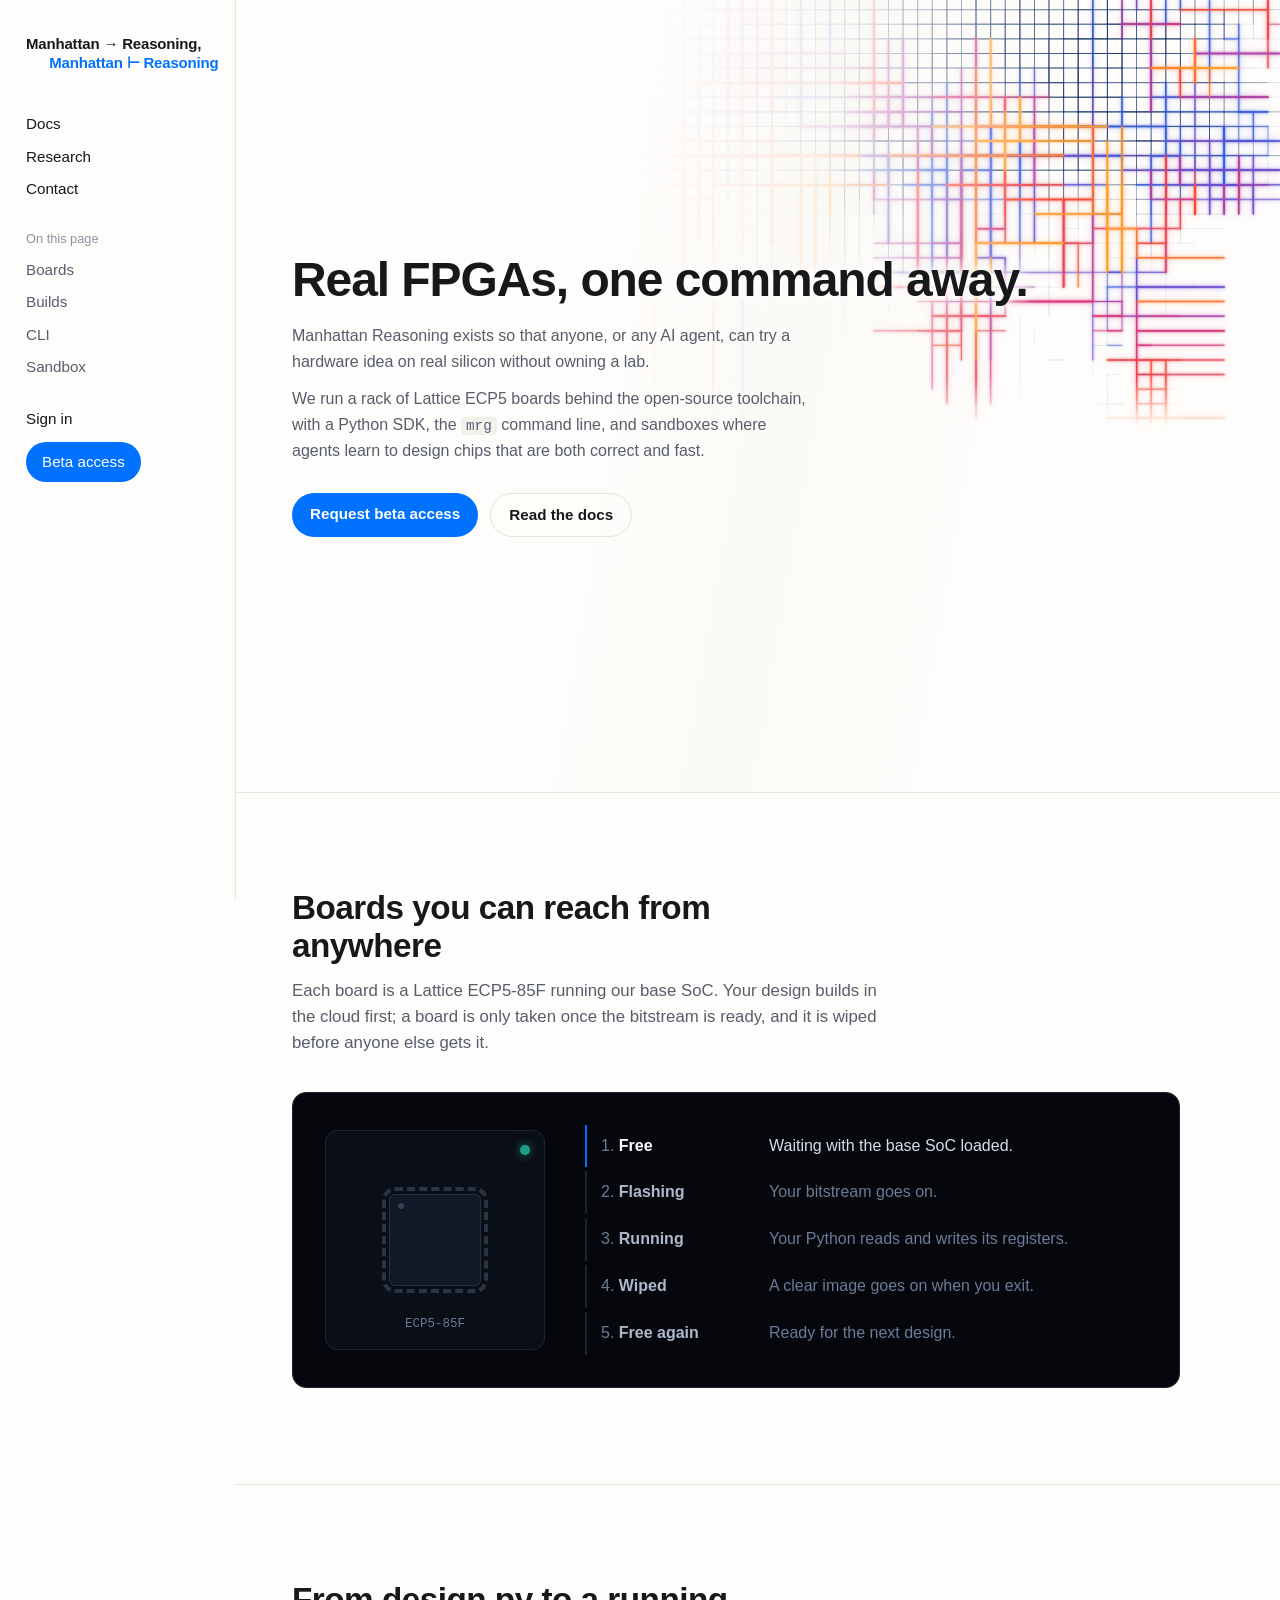
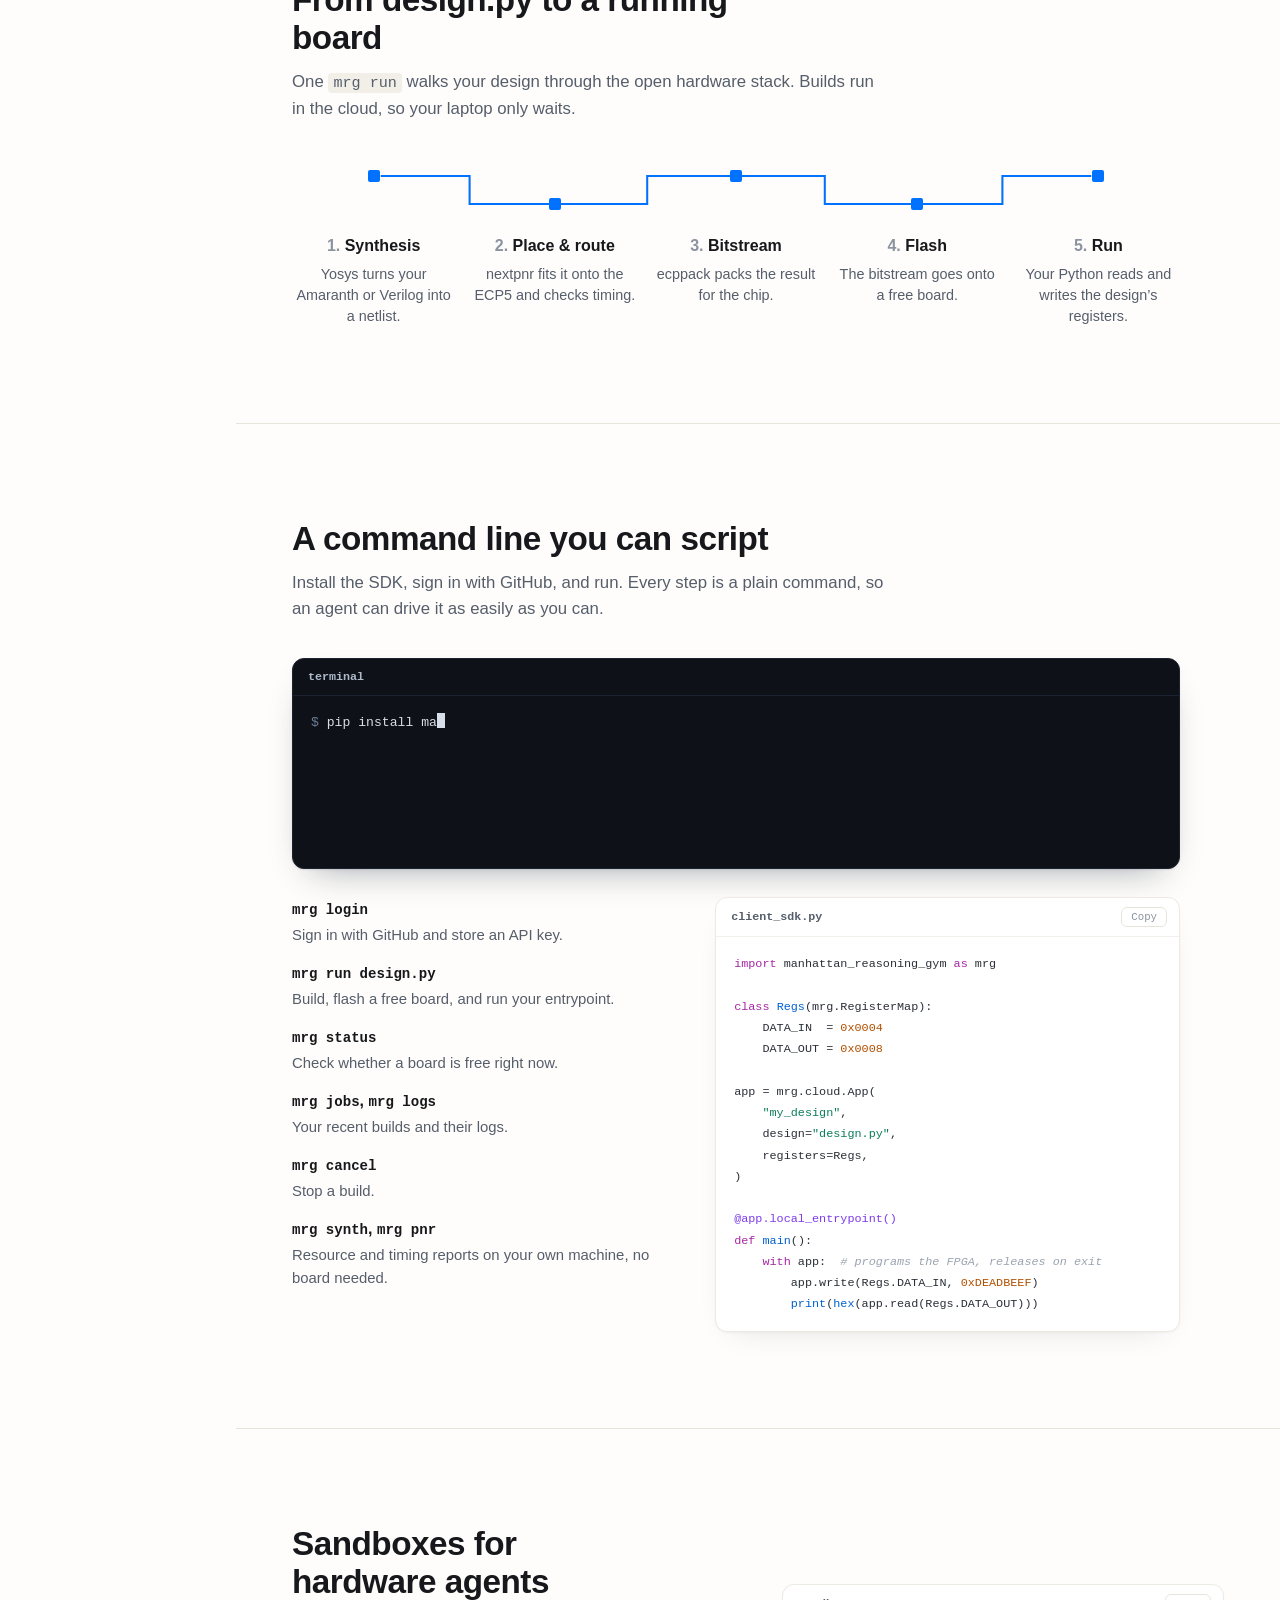
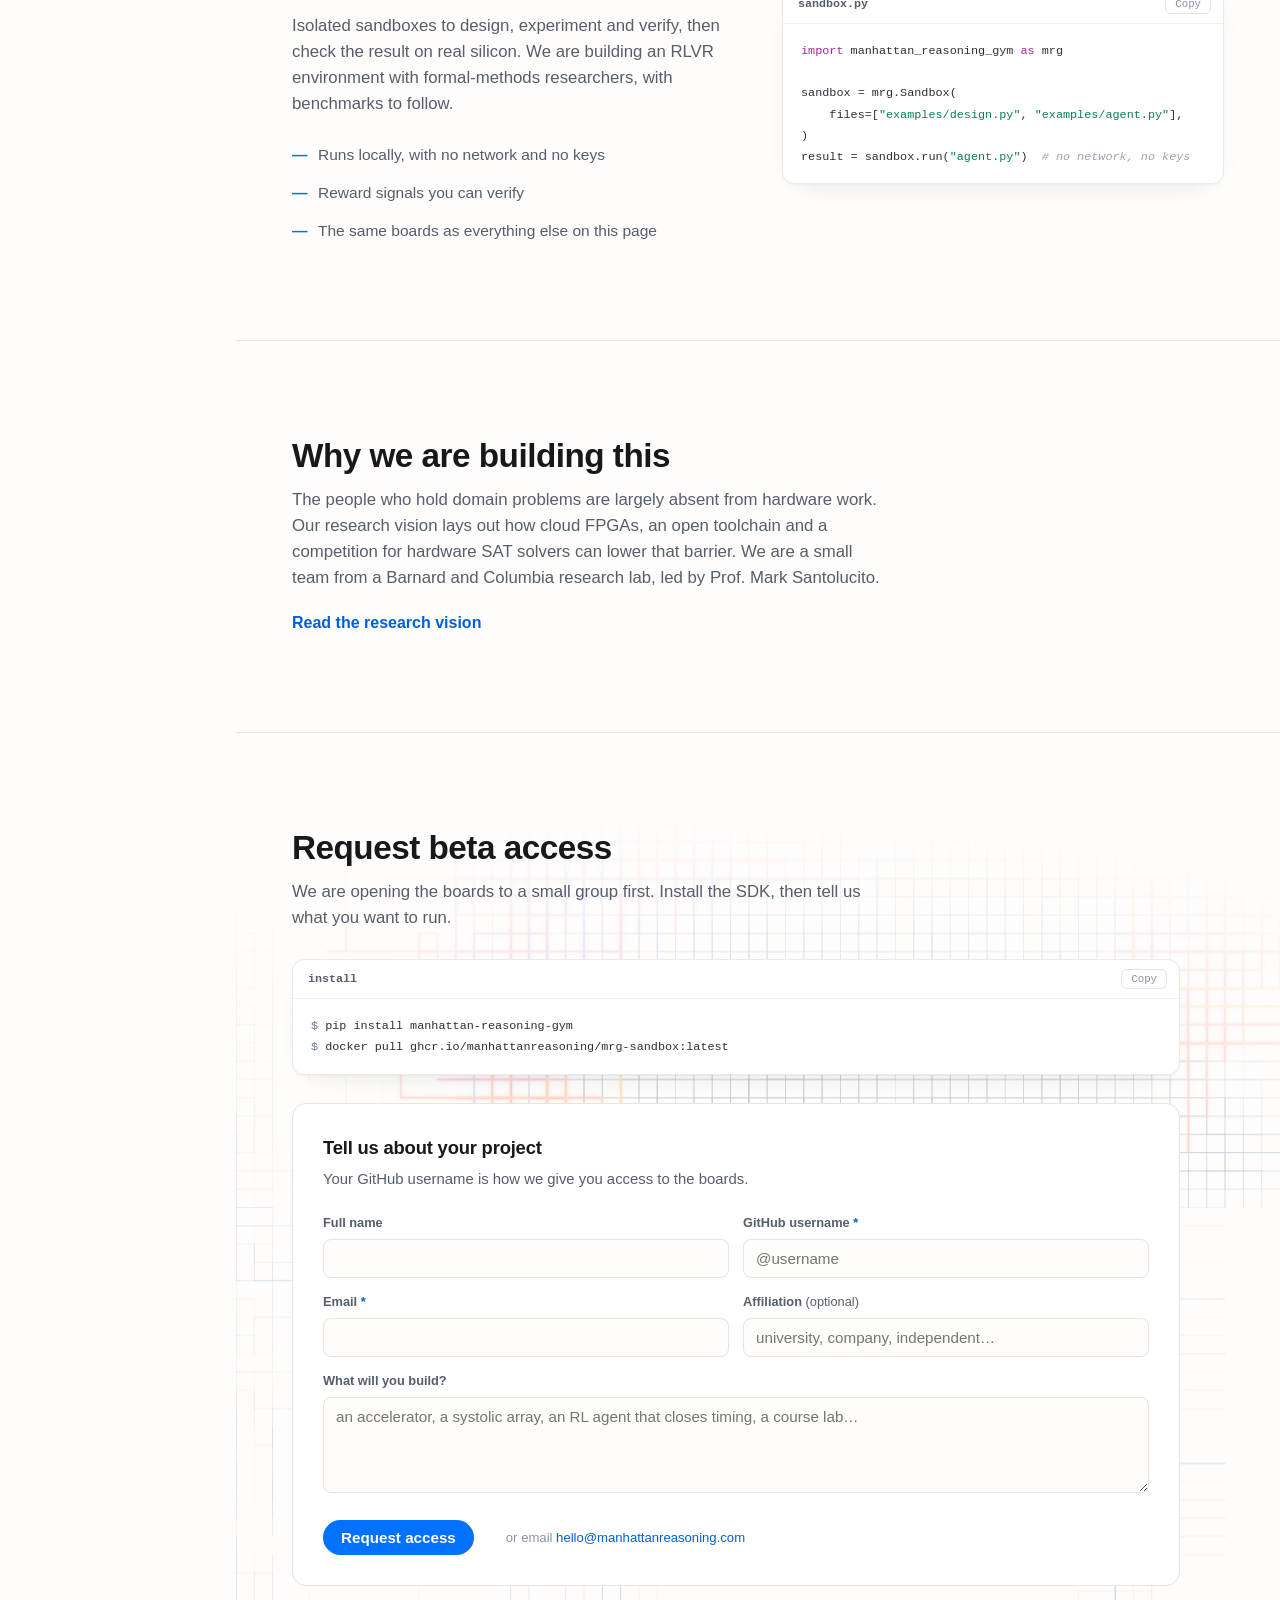
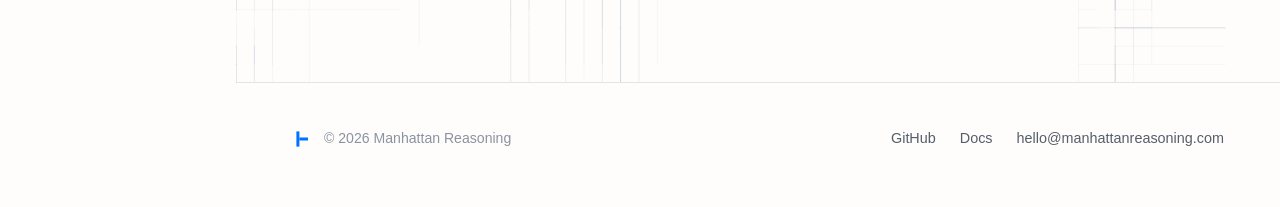
<file: index.html>
<!doctype html>
<html lang="en">
<head>
  <meta charset="utf-8" />
  <meta name="viewport" content="width=device-width, initial-scale=1" />
  <title>Manhattan Reasoning — Real FPGAs, one command away</title>
  <meta name="description" content="A rack of Lattice ECP5 boards behind the open-source toolchain. Build, flash and run your design on real silicon with one command." />
  <link rel="icon" type="image/svg+xml" href="assets/favicon.svg" />
  <link rel="stylesheet" href="css/style.css" />
  <link rel="stylesheet" href="css/home.css" />
</head>
<body class="home">

  <!-- ================= nav: a sidebar on desktop, the top bar + menu on phones ================= -->
  <header class="nav">
    <div class="nav-inner">
      <a class="brand" href="#top" aria-label="Manhattan Reasoning">
        <span class="logo" aria-hidden="true">
          <span class="logo-l1">Manhattan <span class="op">&rarr;</span> Reasoning,</span>
          <span class="logo-l2">Manhattan <span class="op">&#8866;</span> Reasoning</span>
        </span>
      </a>
      <button class="nav-toggle" type="button" aria-expanded="false" aria-controls="site-nav" aria-label="Toggle navigation">
        <span></span><span></span><span></span>
      </button>
      <nav class="nav-links" id="site-nav" aria-label="Site">
        <div class="nav-group">
          <a href="https://docs.manhattanreasoning.com">Docs</a>
          <a href="research.html">Research</a>
          <a href="mailto:hello@manhattanreasoning.com">Contact</a>
        </div>
        <div class="nav-group nav-page">
          <p class="nav-heading" id="nav-page-heading">On this page</p>
          <a href="#boards">Boards</a>
          <a href="#build">Builds</a>
          <a href="#cli">CLI</a>
          <a href="#sandbox">Sandbox</a>
        </div>
        <div class="nav-group nav-account">
          <a class="nav-signin" href="https://app.manhattanreasoning.com">Sign in</a>
          <a class="btn nav-cta" href="#beta">Beta access</a>
        </div>
      </nav>
    </div>
  </header>

  <main id="top">

    <!-- ================= hero ================= -->
    <section class="hero">
      <!-- living routing field: the real routed cloud_fpga_soc -->
      <canvas id="routing-canvas" class="hero-routing-canvas" data-routing-field aria-hidden="true"></canvas>
      <div class="container">
        <div class="hero-copy">
          <h1>Real FPGAs, one command&nbsp;away.</h1>
          <p class="bio">
            Manhattan Reasoning exists so that anyone, or any AI agent, can try
            a hardware idea on real silicon without owning a lab.
          </p>
          <p class="bio">
            We run a rack of Lattice ECP5 boards behind the open-source
            toolchain, with a Python SDK, the <code>mrg</code> command line, and
            sandboxes where agents learn to design chips that are both correct
            and fast.
          </p>
          <div class="hero-ctas">
            <a class="btn" href="#beta">Request beta access</a>
            <a class="btn ghost" href="https://docs.manhattanreasoning.com">Read the docs</a>
          </div>
        </div>
      </div>
    </section>

    <!-- ================= boards ================= -->
    <section class="section" id="boards" aria-labelledby="boards-h">
      <div class="container">
        <h2 id="boards-h">Boards you can reach from anywhere</h2>
        <p class="lede">
          Each board is a Lattice ECP5-85F running our base SoC. Your design
          builds in the cloud first; a board is only taken once the bitstream
          is ready, and it is wiped before anyone else gets it.
        </p>

        <div class="lifecycle" data-lifecycle>
          <div class="board-figure" aria-hidden="true">
            <span class="led"></span>
            <span class="chip"></span>
            <span class="board-label">ECP5-85F</span>
          </div>
          <ol class="life-steps">
            <li data-state="is-free"><b>Free</b><span>Waiting with the base SoC loaded.</span></li>
            <li data-state="is-flashing"><b>Flashing</b><span>Your bitstream goes on.</span></li>
            <li data-state="is-busy"><b>Running</b><span>Your Python reads and writes its registers.</span></li>
            <li data-state="is-flashing"><b>Wiped</b><span>A clear image goes on when you exit.</span></li>
            <li data-state="is-free"><b>Free again</b><span>Ready for the next design.</span></li>
          </ol>
        </div>
      </div>
    </section>

    <!-- ================= build ================= -->
    <section class="section" id="build" aria-labelledby="build-h">
      <div class="container">
        <h2 id="build-h">From design.py to a running board</h2>
        <p class="lede">
          One <code>mrg run</code> walks your design through the open hardware
          stack. Builds run in the cloud, so your laptop only waits.
        </p>

        <div class="pipeline" data-pipeline>
          <svg class="pipeline-wire" viewBox="0 0 1000 56" preserveAspectRatio="none" aria-hidden="true">
            <path class="wire-base" d="M100 14 H200 V42 H400 V14 H600 V42 H800 V14 H900" vector-effect="non-scaling-stroke" />
            <path class="wire-signal" d="M100 14 H200 V42 H400 V14 H600 V42 H800 V14 H900" vector-effect="non-scaling-stroke" pathLength="1" />
          </svg>
          <ol class="pipeline-stages">
            <li class="stage track-0">
              <span class="via" aria-hidden="true"></span>
              <span class="stage-name">Synthesis</span>
              <span class="stage-tool">Yosys turns your Amaranth or Verilog into a netlist.</span>
            </li>
            <li class="stage track-1">
              <span class="via" aria-hidden="true"></span>
              <span class="stage-name">Place &amp; route</span>
              <span class="stage-tool">nextpnr fits it onto the ECP5 and checks timing.</span>
            </li>
            <li class="stage track-0">
              <span class="via" aria-hidden="true"></span>
              <span class="stage-name">Bitstream</span>
              <span class="stage-tool">ecppack packs the result for the chip.</span>
            </li>
            <li class="stage track-1">
              <span class="via" aria-hidden="true"></span>
              <span class="stage-name">Flash</span>
              <span class="stage-tool">The bitstream goes onto a free board.</span>
            </li>
            <li class="stage track-0">
              <span class="via" aria-hidden="true"></span>
              <span class="stage-name">Run</span>
              <span class="stage-tool">Your Python reads and writes the design&rsquo;s registers.</span>
            </li>
          </ol>
        </div>
      </div>
    </section>

    <!-- ================= cli ================= -->
    <section class="section" id="cli" aria-labelledby="cli-h">
      <div class="container">
        <h2 id="cli-h">A command line you can script</h2>
        <p class="lede">
          Install the SDK, sign in with GitHub, and run. Every step is a plain
          command, so an agent can drive it as easily as you can.
        </p>

        <div class="code-card terminal">
          <div class="code-head"><span class="fname">terminal</span></div>
          <pre id="term-body" aria-label="Example mrg session"><span class="term-dim">$</span> <span class="term-cursor"></span></pre>
        </div>

        <div class="cli-duo">
          <dl class="commands">
            <div><dt><code>mrg login</code></dt><dd>Sign in with GitHub and store an API key.</dd></div>
            <div><dt><code>mrg run design.py</code></dt><dd>Build, flash a free board, and run your entrypoint.</dd></div>
            <div><dt><code>mrg status</code></dt><dd>Check whether a board is free right now.</dd></div>
            <div><dt><code>mrg jobs</code>, <code>mrg logs</code></dt><dd>Your recent builds and their logs.</dd></div>
            <div><dt><code>mrg cancel</code></dt><dd>Stop a build.</dd></div>
            <div><dt><code>mrg synth</code>, <code>mrg pnr</code></dt><dd>Resource and timing reports on your own machine, no board needed.</dd></div>
          </dl>

          <div class="code-card">
            <div class="code-head"><span class="fname">client_sdk.py</span><button class="copy-btn" type="button">Copy</button></div>
            <pre><code><span class="tok-kw">import</span> manhattan_reasoning_gym <span class="tok-kw">as</span> mrg

<span class="tok-kw">class</span> <span class="tok-fn">Regs</span>(mrg.RegisterMap):
    DATA_IN  = <span class="tok-num">0x0004</span>
    DATA_OUT = <span class="tok-num">0x0008</span>

app = mrg.cloud.App(
    <span class="tok-str">"my_design"</span>,
    design=<span class="tok-str">"design.py"</span>,
    registers=Regs,
)

<span class="tok-dec">@app.local_entrypoint()</span>
<span class="tok-kw">def</span> <span class="tok-fn">main</span>():
    <span class="tok-kw">with</span> app:  <span class="tok-cm"># programs the FPGA, releases on exit</span>
        app.write(Regs.DATA_IN, <span class="tok-num">0xDEADBEEF</span>)
        <span class="tok-fn">print</span>(<span class="tok-fn">hex</span>(app.read(Regs.DATA_OUT)))</code></pre>
          </div>
        </div>
      </div>
    </section>

    <!-- ================= sandbox ================= -->
    <section class="section" id="sandbox" aria-labelledby="sandbox-h">
      <div class="container split">
        <div>
          <h2 id="sandbox-h">Sandboxes for hardware agents</h2>
          <p class="lede">
            Isolated sandboxes to design, experiment and verify, then check
            the result on real silicon. We are building an RLVR environment
            with formal-methods researchers, with benchmarks to follow.
          </p>
          <ul class="feature-list">
            <li>Runs locally, with no network and no keys</li>
            <li>Reward signals you can verify</li>
            <li>The same boards as everything else on this page</li>
          </ul>
        </div>
        <div class="code-card">
          <div class="code-head"><span class="fname">sandbox.py</span><button class="copy-btn" type="button">Copy</button></div>
          <pre><code><span class="tok-kw">import</span> manhattan_reasoning_gym <span class="tok-kw">as</span> mrg

sandbox = mrg.Sandbox(
    files=[<span class="tok-str">"examples/design.py"</span>, <span class="tok-str">"examples/agent.py"</span>],
)
result = sandbox.run(<span class="tok-str">"agent.py"</span>)  <span class="tok-cm"># no network, no keys</span></code></pre>
        </div>
      </div>
    </section>

    <!-- ================= research ================= -->
    <section class="section" id="research" aria-labelledby="research-h">
      <div class="container">
        <h2 id="research-h">Why we are building this</h2>
        <p class="lede">
          The people who hold domain problems are largely absent from hardware
          work. Our research vision lays out how cloud FPGAs, an open toolchain
          and a competition for hardware SAT solvers can lower that barrier.
          We are a small team from a Barnard and Columbia research lab, led by
          Prof. Mark Santolucito.
        </p>
        <p class="research-links">
          <a href="research.html">Read the research vision</a>        </p>
      </div>
    </section>

    <!-- ================= beta ================= -->
    <section class="section" id="beta" aria-labelledby="beta-h">
      <canvas class="beta-routing-canvas" data-routing-field aria-hidden="true"></canvas>
      <div class="container beta-wrap">
        <h2 id="beta-h">Request beta access</h2>
        <p class="lede">We are opening the boards to a small group first. Install the SDK, then tell us what you want to run.</p>

        <div class="code-card beta-install">
          <div class="code-head"><span class="fname">install</span><button class="copy-btn" type="button">Copy</button></div>
          <pre><code><span class="term-dim">$</span> pip install manhattan-reasoning-gym
<span class="term-dim">$</span> docker pull ghcr.io/manhattanreasoning/mrg-sandbox:latest</code></pre>
        </div>

        <div class="beta-form-card">
          <h3>Tell us about your project</h3>
          <p>Your GitHub username is how we give you access to the boards.</p>
          <form id="beta-form" action="https://api.manhattanreasoning.com/api/beta/apply" method="POST">
            <div class="form-grid">
              <div class="field">
                <label for="f-name">Full name</label>
                <input id="f-name" name="full_name" type="text" autocomplete="name" />
              </div>
              <div class="field">
                <label for="f-github">GitHub username <span class="req" aria-hidden="true">*</span></label>
                <input id="f-github" name="github_username" type="text" required placeholder="@username" autocomplete="username" />
              </div>
              <div class="field">
                <label for="f-email">Email <span class="req" aria-hidden="true">*</span></label>
                <input id="f-email" name="email" type="email" required autocomplete="email" />
              </div>
              <div class="field">
                <label for="f-aff">Affiliation <span class="opt">(optional)</span></label>
                <input id="f-aff" name="affiliation" type="text" placeholder="university, company, independent…" />
              </div>
              <div class="field full">
                <label for="f-build">What will you build?</label>
                <textarea id="f-build" name="intended_use"
                  placeholder="an accelerator, a systolic array, an RL agent that closes timing, a course lab…"></textarea>
              </div>
            </div>
            <div class="form-foot">
              <button class="btn" type="submit">Request access</button>
              <span class="form-status" role="status"></span>
              <span class="form-note">or email
                <a href="mailto:hello@manhattanreasoning.com">hello@manhattanreasoning.com</a></span>
            </div>
          </form>
        </div>
      </div>
    </section>
  </main>

  <!-- ================= footer ================= -->
  <footer class="footer">
    <div class="container footer-inner">
      <div class="footer-brand">
        <img src="assets/favicon.svg" alt="Manhattan Reasoning turnstile mark" />
        <span>© 2026 Manhattan Reasoning</span>
      </div>
      <nav class="footer-links" aria-label="Footer">
        <a href="https://github.com/ManhattanReasoning">GitHub</a>
        <a href="https://docs.manhattanreasoning.com">Docs</a>
        <a href="mailto:hello@manhattanreasoning.com">hello@manhattanreasoning.com</a>
      </nav>
    </div>
  </footer>

  <script src="js/routing-viz.js"></script>
  <script src="js/main.js"></script>
  <script src="js/home.js"></script>
</body>
</html>
</file>
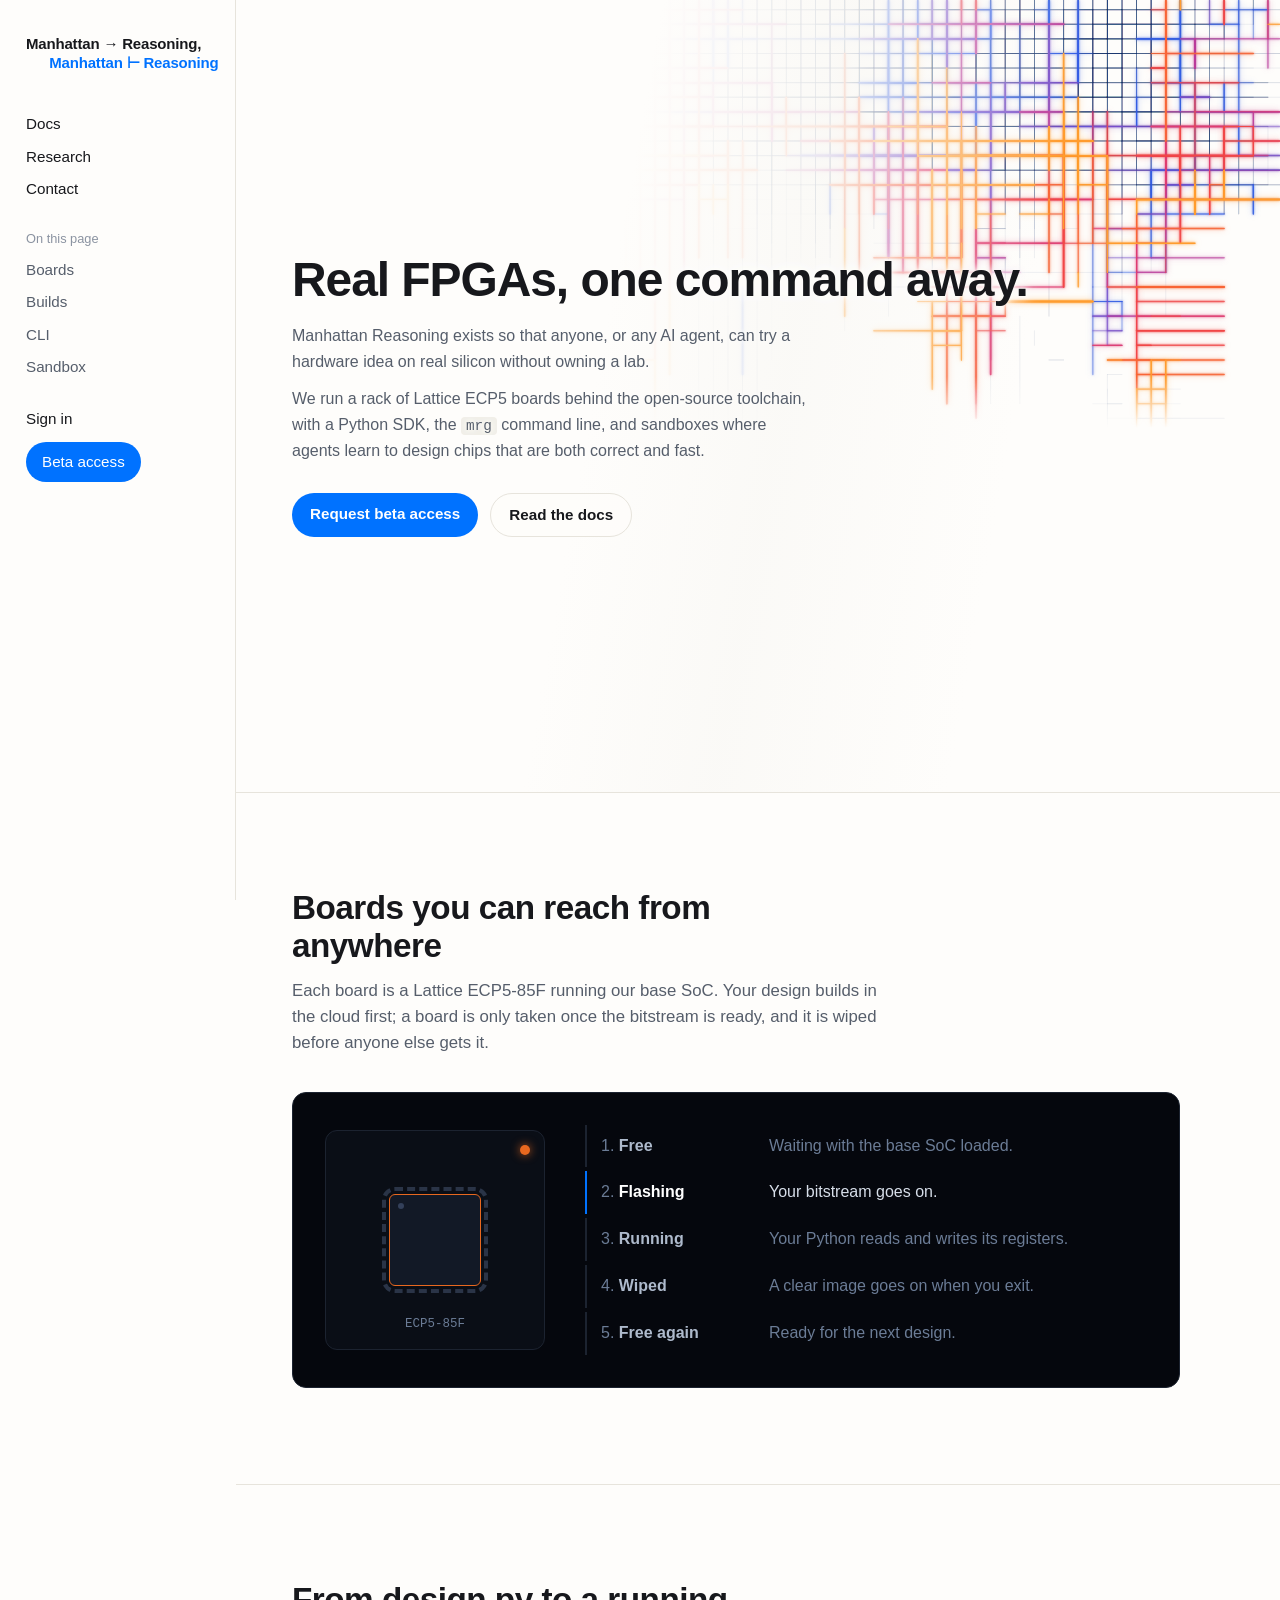
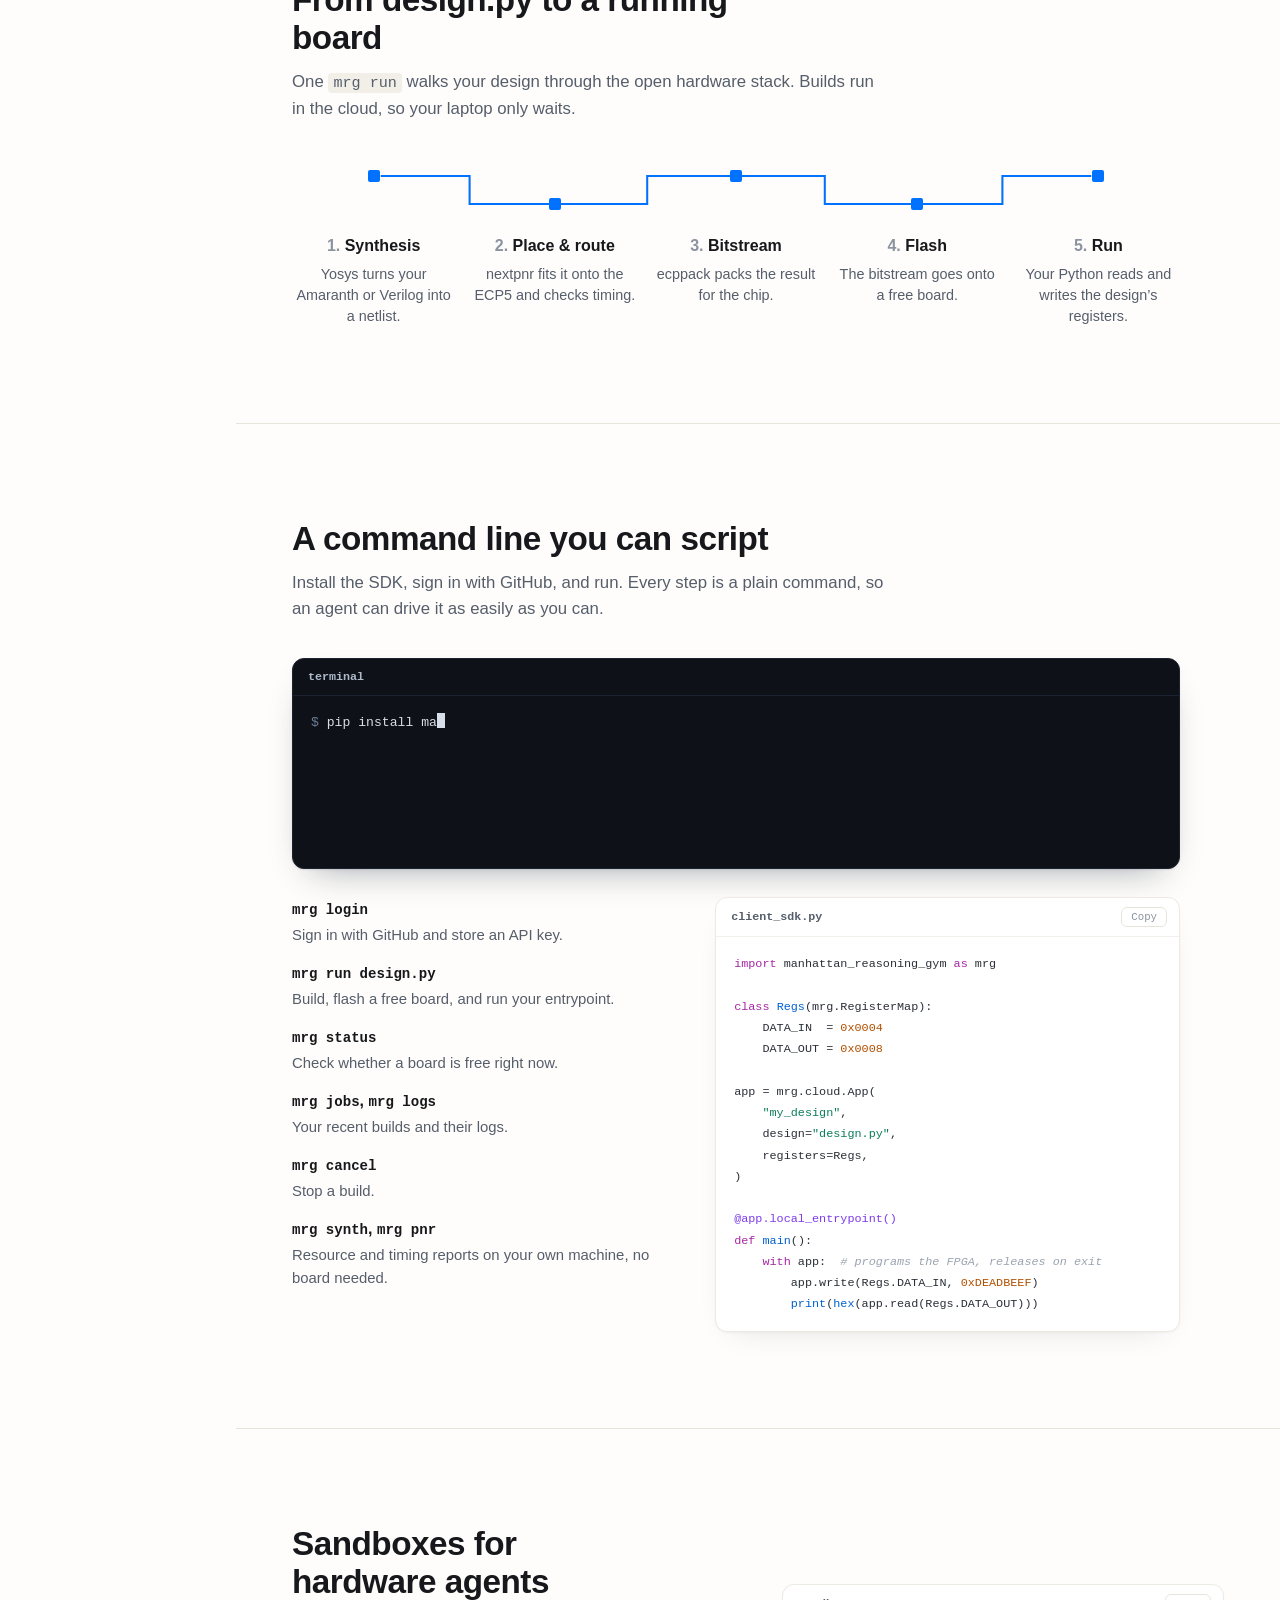
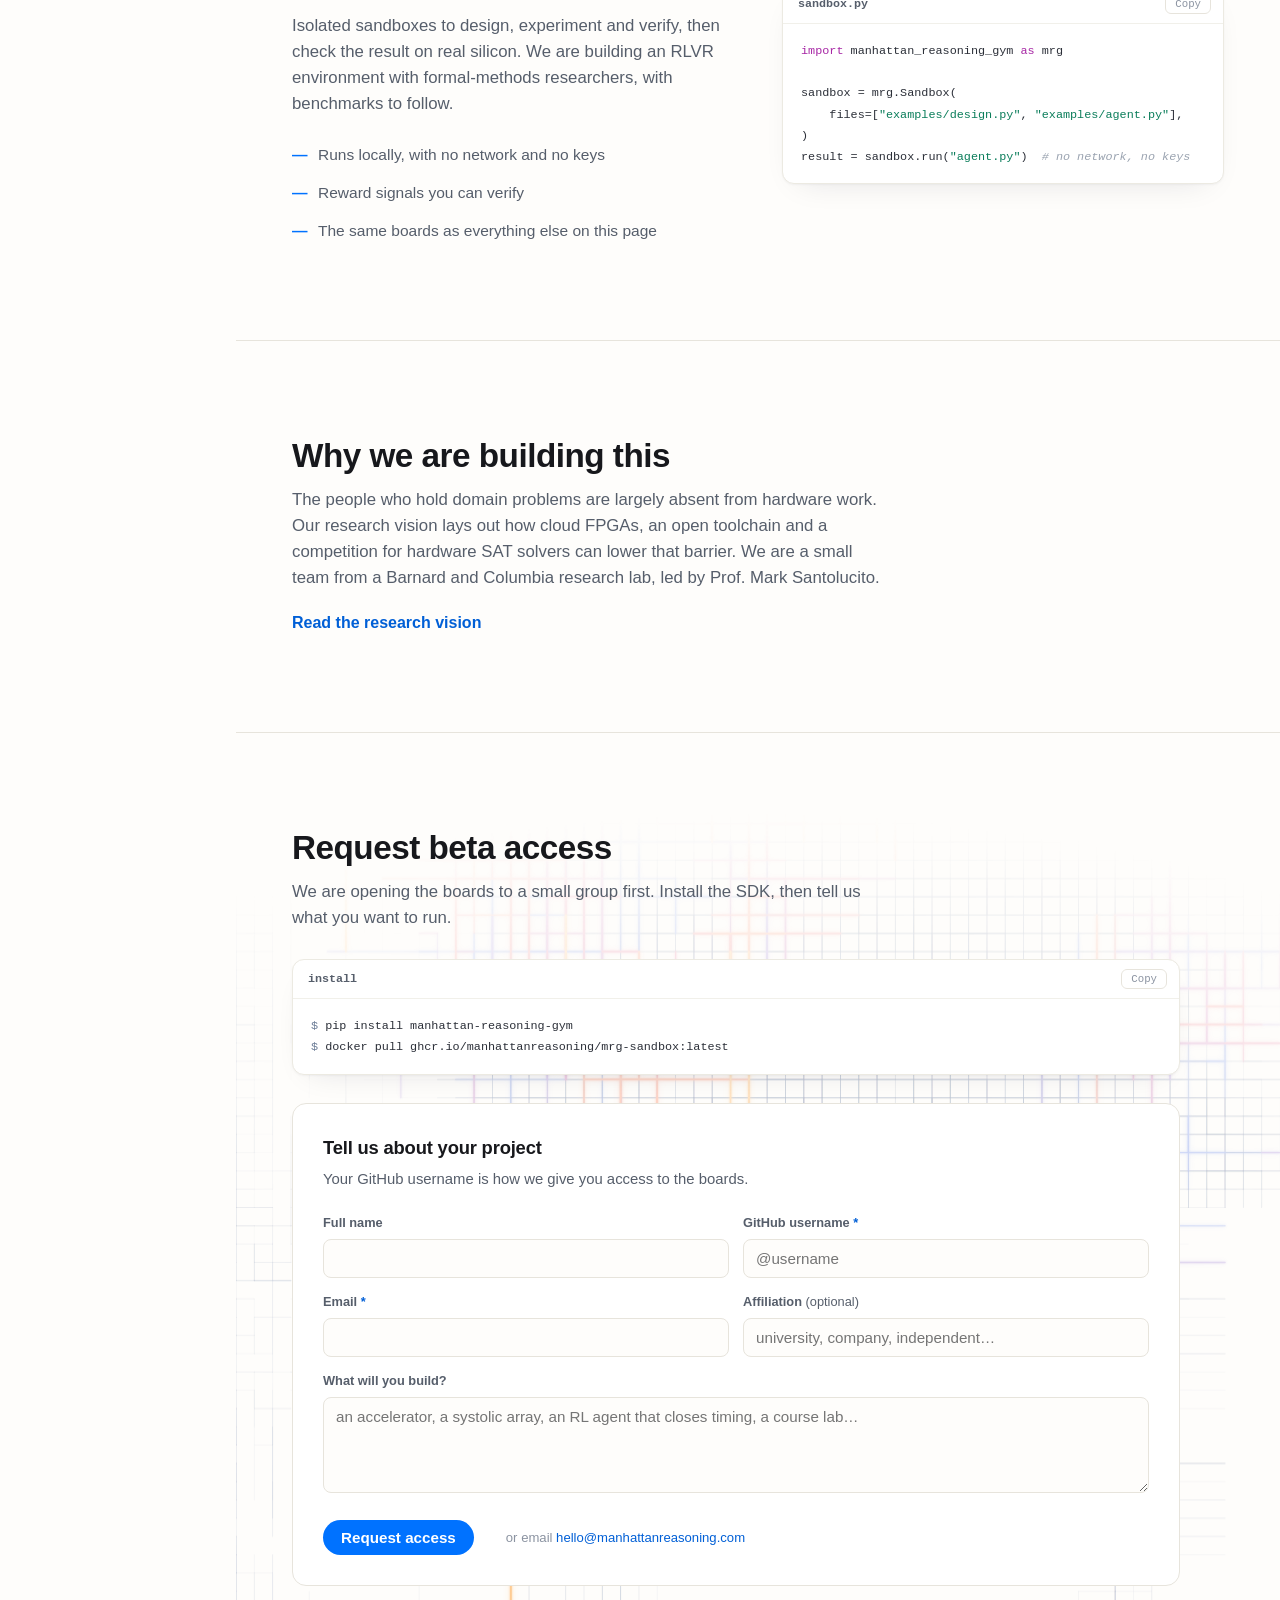
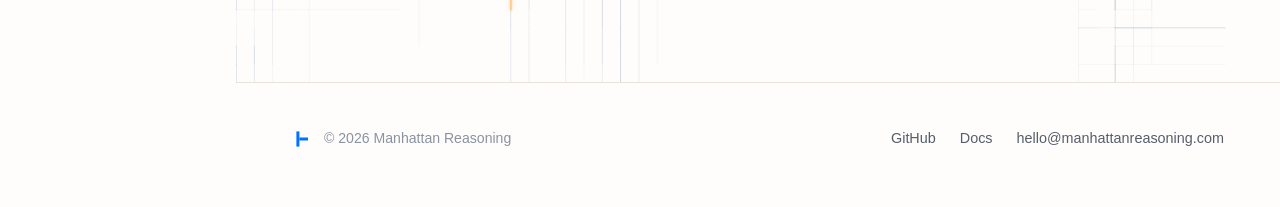
<file: careers.html>
<!DOCTYPE html>
<html lang="en">
<head>
  <meta charset="utf-8" />
  <title>Manhattan Reasoning</title>
  <meta name="robots" content="noindex" />
  <link rel="canonical" href="/" />
  <meta http-equiv="refresh" content="0; url=/" />
  <script>location.replace("/");</script>
</head>
<body>
  <p>This page has moved. <a href="/">Go to the homepage</a>.</p>
</body>
</html>
</file>
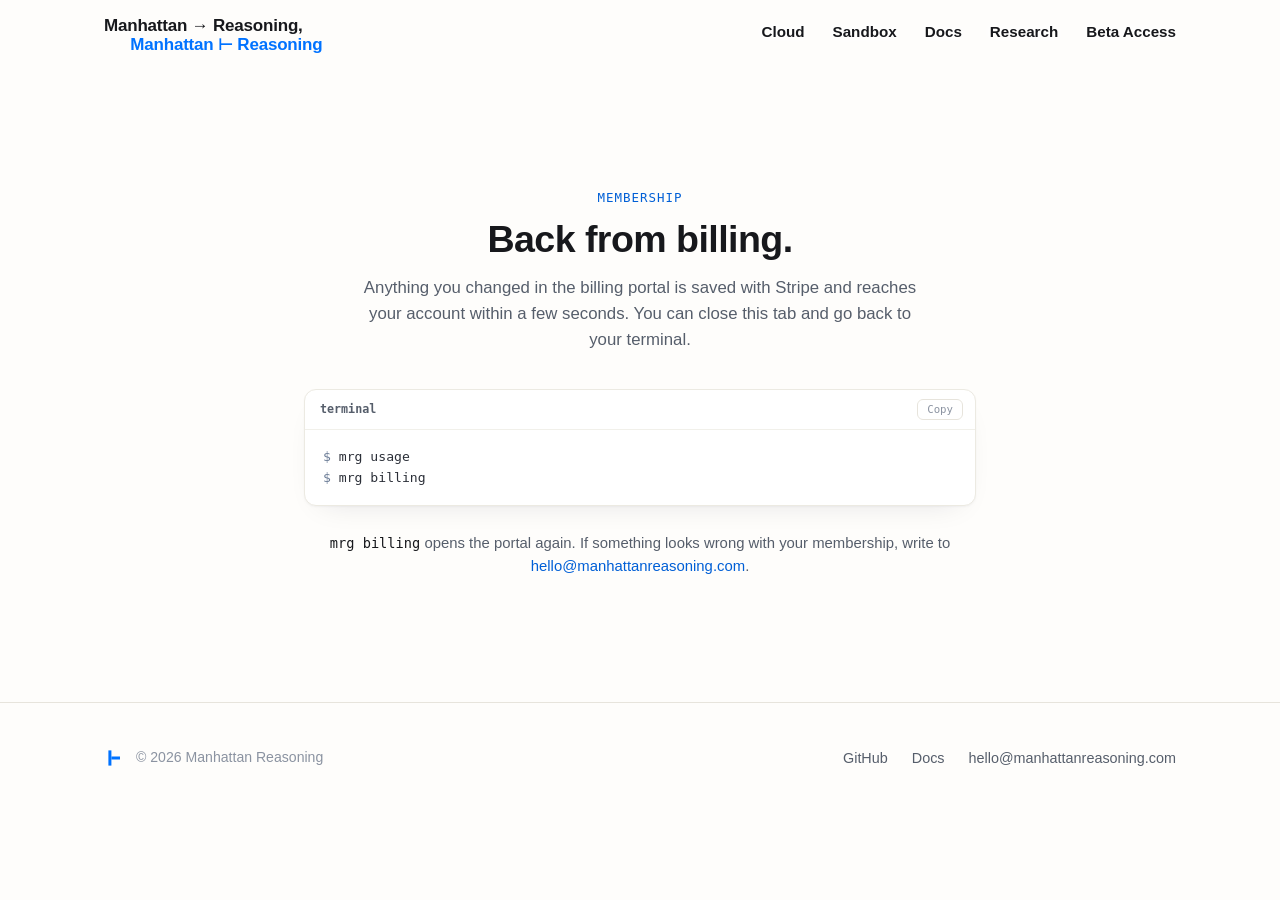
<file: membership-billing.html>
<!doctype html>
<html lang="en">
<head>
  <meta charset="utf-8" />
  <meta name="viewport" content="width=device-width, initial-scale=1" />
  <title>Back from billing — Manhattan Reasoning</title>
  <!-- a landing page for one step of the membership flow, not content: keep it out of search -->
  <meta name="robots" content="noindex" />
  <link rel="icon" type="image/svg+xml" href="assets/favicon.svg" />
  <link rel="stylesheet" href="css/style.css" />
</head>
<body>

  <!-- ================= nav ================= -->
  <header class="nav">
    <div class="nav-inner">
      <a class="brand" href="index.html#top" aria-label="Manhattan Reasoning">
        <span class="logo" aria-hidden="true">
          <span class="logo-l1">Manhattan <span class="op">&rarr;</span> Reasoning,</span>
          <span class="logo-l2">Manhattan <span class="op">&#8866;</span> Reasoning</span>
        </span>
      </a>
      <button class="nav-toggle" type="button" aria-expanded="false" aria-controls="site-nav" aria-label="Toggle navigation">
        <span></span><span></span><span></span>
      </button>
      <nav class="nav-links" id="site-nav">
        <a href="index.html#cloud">Cloud</a>
        <a href="index.html#sandbox">Sandbox</a>
        <a href="https://docs.manhattanreasoning.com">Docs</a>
        <a href="research.html">Research</a>
        <a href="index.html#beta">Beta Access</a>
      </nav>
    </div>
  </header>

  <!-- ================= notice ================= -->
  <main class="notice">
    <section class="section">
      <div class="container beta-wrap">
        <p class="kicker">Membership</p>
        <h1>Back from billing.</h1>
        <p class="lede">Anything you changed in the billing portal is saved with Stripe and reaches your account within a few seconds. You can close this tab and go back to your terminal.</p>

        <div class="code-card beta-install">
          <div class="code-head"><span class="fname">terminal</span><button class="copy-btn" type="button">Copy</button></div>
          <pre><code><span class="term-dim">$</span> mrg usage
<span class="term-dim">$</span> mrg billing</code></pre>
        </div>

        <p class="notice-foot"><code>mrg billing</code> opens the portal again. If something looks wrong with your membership, write to <a href="mailto:hello@manhattanreasoning.com">hello@manhattanreasoning.com</a>.</p>
      </div>
    </section>
  </main>

  <!-- ================= footer ================= -->
  <footer class="footer">
    <div class="container footer-inner">
      <div class="footer-brand">
        <img src="assets/favicon.svg" alt="Manhattan Reasoning turnstile mark" />
        <span>&copy; 2026 Manhattan Reasoning</span>
      </div>
      <nav class="footer-links">
        <a href="https://github.com/ManhattanReasoning">GitHub</a>
        <a href="https://docs.manhattanreasoning.com">Docs</a>
        <a href="mailto:hello@manhattanreasoning.com">hello@manhattanreasoning.com</a>
      </nav>
    </div>
  </footer>

  <!-- js/main.js is the site script: nav collapse, mobile menu, copy buttons -->
  <script src="js/main.js" defer></script>
</body>
</html>
</file>
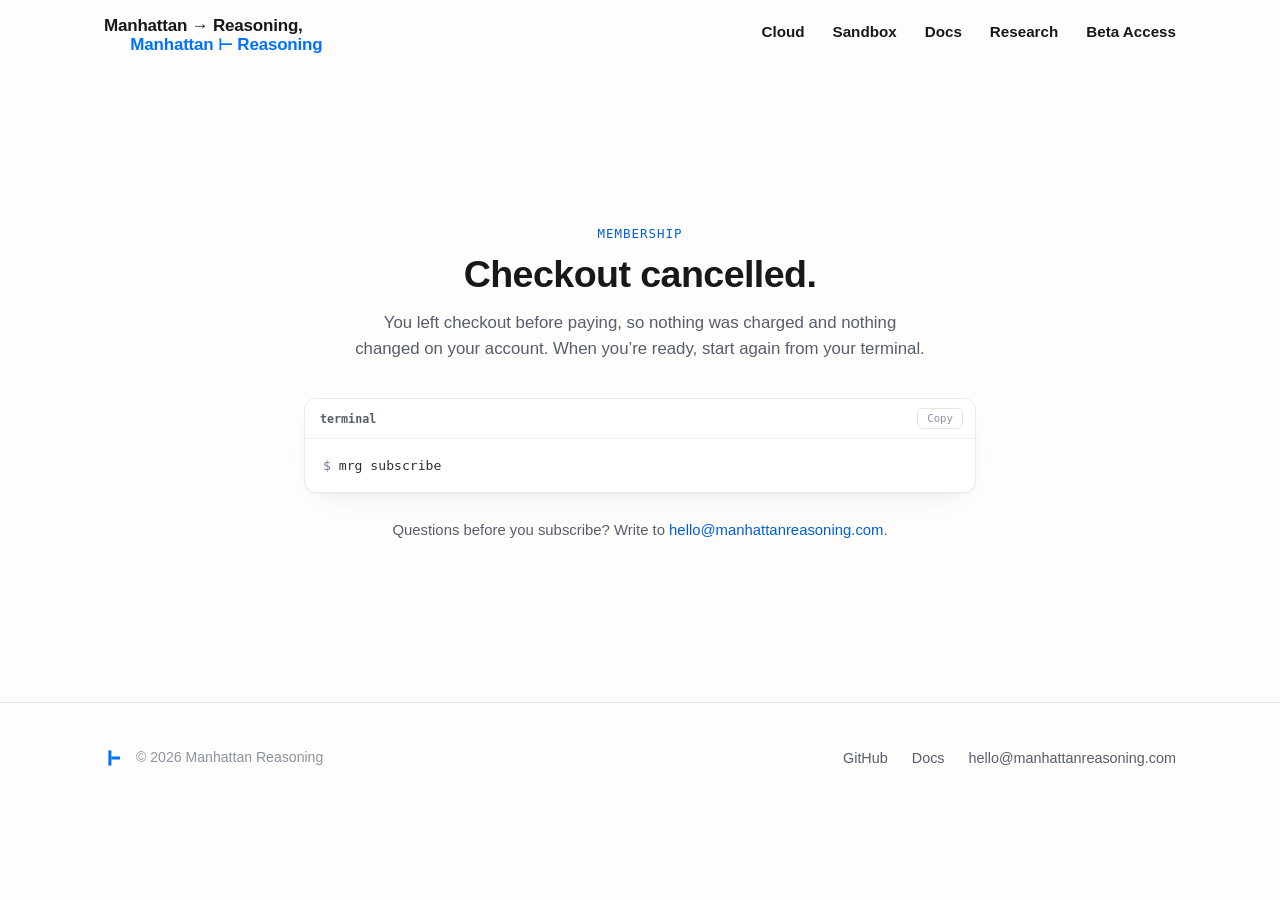
<file: membership-cancelled.html>
<!doctype html>
<html lang="en">
<head>
  <meta charset="utf-8" />
  <meta name="viewport" content="width=device-width, initial-scale=1" />
  <title>Checkout cancelled — Manhattan Reasoning</title>
  <!-- a landing page for one step of the membership flow, not content: keep it out of search -->
  <meta name="robots" content="noindex" />
  <link rel="icon" type="image/svg+xml" href="assets/favicon.svg" />
  <link rel="stylesheet" href="css/style.css" />
</head>
<body>

  <!-- ================= nav ================= -->
  <header class="nav">
    <div class="nav-inner">
      <a class="brand" href="index.html#top" aria-label="Manhattan Reasoning">
        <span class="logo" aria-hidden="true">
          <span class="logo-l1">Manhattan <span class="op">&rarr;</span> Reasoning,</span>
          <span class="logo-l2">Manhattan <span class="op">&#8866;</span> Reasoning</span>
        </span>
      </a>
      <button class="nav-toggle" type="button" aria-expanded="false" aria-controls="site-nav" aria-label="Toggle navigation">
        <span></span><span></span><span></span>
      </button>
      <nav class="nav-links" id="site-nav">
        <a href="index.html#cloud">Cloud</a>
        <a href="index.html#sandbox">Sandbox</a>
        <a href="https://docs.manhattanreasoning.com">Docs</a>
        <a href="research.html">Research</a>
        <a href="index.html#beta">Beta Access</a>
      </nav>
    </div>
  </header>

  <!-- ================= notice ================= -->
  <main class="notice">
    <section class="section">
      <div class="container beta-wrap">
        <p class="kicker">Membership</p>
        <h1>Checkout cancelled.</h1>
        <p class="lede">You left checkout before paying, so nothing was charged and nothing changed on your account. When you&rsquo;re ready, start again from your terminal.</p>

        <div class="code-card beta-install">
          <div class="code-head"><span class="fname">terminal</span><button class="copy-btn" type="button">Copy</button></div>
          <pre><code><span class="term-dim">$</span> mrg subscribe</code></pre>
        </div>

        <p class="notice-foot">Questions before you subscribe? Write to <a href="mailto:hello@manhattanreasoning.com">hello@manhattanreasoning.com</a>.</p>
      </div>
    </section>
  </main>

  <!-- ================= footer ================= -->
  <footer class="footer">
    <div class="container footer-inner">
      <div class="footer-brand">
        <img src="assets/favicon.svg" alt="Manhattan Reasoning turnstile mark" />
        <span>&copy; 2026 Manhattan Reasoning</span>
      </div>
      <nav class="footer-links">
        <a href="https://github.com/ManhattanReasoning">GitHub</a>
        <a href="https://docs.manhattanreasoning.com">Docs</a>
        <a href="mailto:hello@manhattanreasoning.com">hello@manhattanreasoning.com</a>
      </nav>
    </div>
  </footer>

  <!-- js/main.js is the site script: nav collapse, mobile menu, copy buttons -->
  <script src="js/main.js" defer></script>
</body>
</html>
</file>
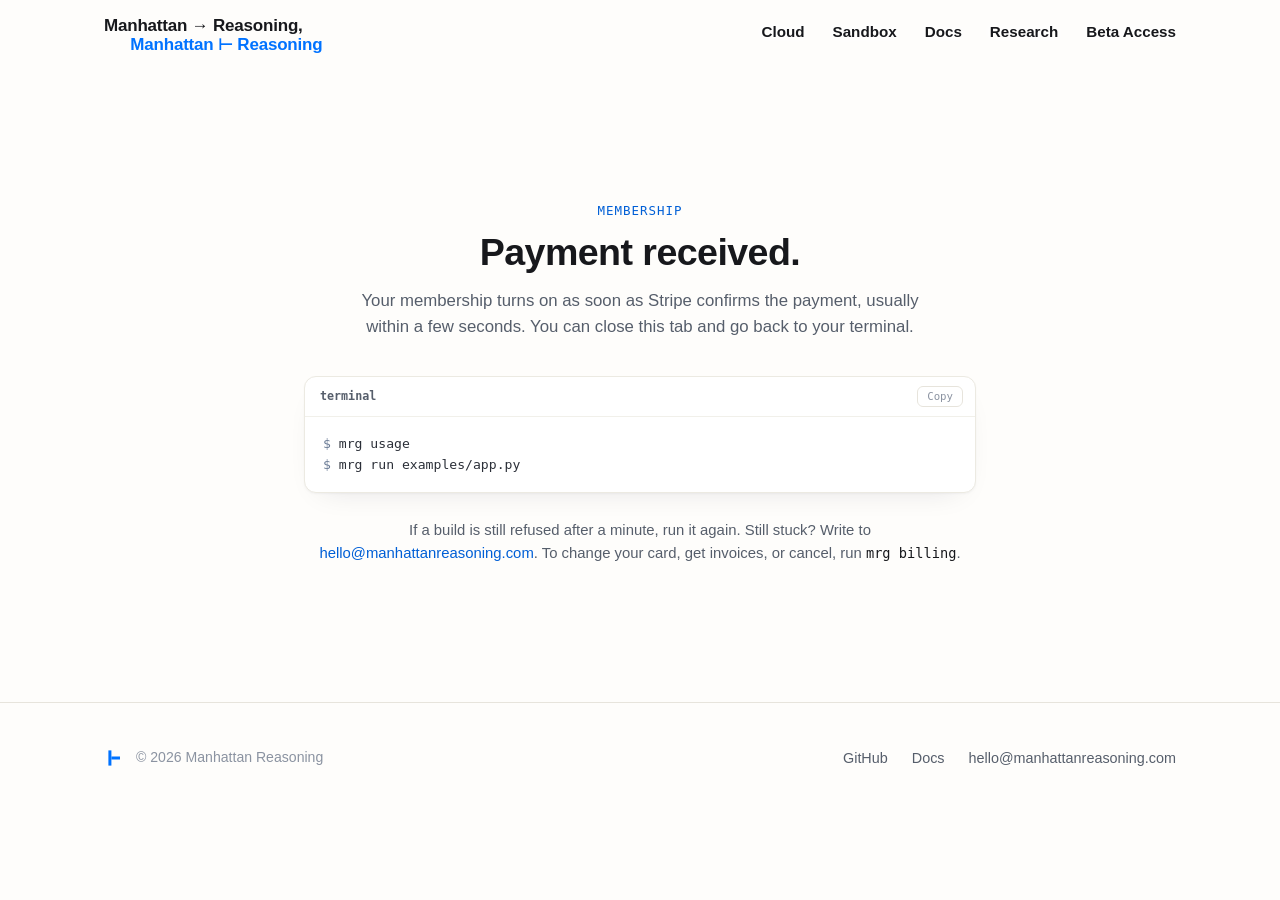
<file: membership-success.html>
<!doctype html>
<html lang="en">
<head>
  <meta charset="utf-8" />
  <meta name="viewport" content="width=device-width, initial-scale=1" />
  <title>Payment received — Manhattan Reasoning</title>
  <!-- a landing page for one step of the membership flow, not content: keep it out of search -->
  <meta name="robots" content="noindex" />
  <link rel="icon" type="image/svg+xml" href="assets/favicon.svg" />
  <link rel="stylesheet" href="css/style.css" />
</head>
<body>

  <!-- ================= nav ================= -->
  <header class="nav">
    <div class="nav-inner">
      <a class="brand" href="index.html#top" aria-label="Manhattan Reasoning">
        <span class="logo" aria-hidden="true">
          <span class="logo-l1">Manhattan <span class="op">&rarr;</span> Reasoning,</span>
          <span class="logo-l2">Manhattan <span class="op">&#8866;</span> Reasoning</span>
        </span>
      </a>
      <button class="nav-toggle" type="button" aria-expanded="false" aria-controls="site-nav" aria-label="Toggle navigation">
        <span></span><span></span><span></span>
      </button>
      <nav class="nav-links" id="site-nav">
        <a href="index.html#cloud">Cloud</a>
        <a href="index.html#sandbox">Sandbox</a>
        <a href="https://docs.manhattanreasoning.com">Docs</a>
        <a href="research.html">Research</a>
        <a href="index.html#beta">Beta Access</a>
      </nav>
    </div>
  </header>

  <!-- ================= notice ================= -->
  <main class="notice">
    <section class="section">
      <div class="container beta-wrap">
        <p class="kicker">Membership</p>
        <h1>Payment received.</h1>
        <p class="lede">Your membership turns on as soon as Stripe confirms the payment, usually within a few seconds. You can close this tab and go back to your terminal.</p>

        <div class="code-card beta-install">
          <div class="code-head"><span class="fname">terminal</span><button class="copy-btn" type="button">Copy</button></div>
          <pre><code><span class="term-dim">$</span> mrg usage
<span class="term-dim">$</span> mrg run examples/app.py</code></pre>
        </div>

        <p class="notice-foot">If a build is still refused after a minute, run it again. Still stuck? Write to <a href="mailto:hello@manhattanreasoning.com">hello@manhattanreasoning.com</a>. To change your card, get invoices, or cancel, run <code>mrg billing</code>.</p>
      </div>
    </section>
  </main>

  <!-- ================= footer ================= -->
  <footer class="footer">
    <div class="container footer-inner">
      <div class="footer-brand">
        <img src="assets/favicon.svg" alt="Manhattan Reasoning turnstile mark" />
        <span>&copy; 2026 Manhattan Reasoning</span>
      </div>
      <nav class="footer-links">
        <a href="https://github.com/ManhattanReasoning">GitHub</a>
        <a href="https://docs.manhattanreasoning.com">Docs</a>
        <a href="mailto:hello@manhattanreasoning.com">hello@manhattanreasoning.com</a>
      </nav>
    </div>
  </footer>

  <!-- js/main.js is the site script: nav collapse, mobile menu, copy buttons -->
  <script src="js/main.js" defer></script>
</body>
</html>
</file>
<file: css/style.css>
/* Manhattan Reasoning — site v2
   Off-white, Helvetica, single scrolling page. */

:root {
  --bg: #fefdfb;
  --bg-translucent: rgba(250, 249, 246, 0.86);
  --ink: #17181c;
  --ink-2: #565e6b;
  --ink-3: #8b93a1;
  --line: #e7e4dc;
  --accent: #0072ff;
  --accent-ink: #005fd6;

  /* dark surfaces (die panel, code, terminal) */
  --die: #05070d;
  --code-bg: #0e1218;
  --code-line: #1c2330;
  --code-ink: #d7dee9;
  --code-dim: #6b7c96;

  /* wire classes — validated categorical palette on var(--die) */
  --span1: #2f7fb8;
  --span2: #1f9e89;
  --span6: #e8681f;

  --font: "Helvetica Neue", Helvetica, Arial, sans-serif;
  --mono: ui-monospace, "SF Mono", SFMono-Regular, Menlo, monospace;
  --maxw: 1120px;
}

* { box-sizing: border-box; margin: 0; padding: 0; }
html { scroll-behavior: smooth; }
@media (prefers-reduced-motion: reduce) {
  html { scroll-behavior: auto; }
  * { animation: none !important; transition: none !important; }
}

body {
  font-family: var(--font);
  background: var(--bg);
  color: var(--ink);
  line-height: 1.55;
  -webkit-font-smoothing: antialiased;
  overflow-x: hidden;
}

a { color: var(--accent-ink); text-decoration: none; }
a:hover { text-decoration: underline; }

.container { max-width: var(--maxw); margin: 0 auto; padding: 0 24px; }

/* ---------------- nav ---------------- */

.nav {
  position: fixed; inset: 0 0 auto 0; z-index: 50;
  height: 64px;
  /* transparent at the top so the nav reads as part of the page and the circuit
     flows off the top edge; the backdrop only appears once you scroll */
  background: transparent;
  border-bottom: 1px solid transparent;
  transition: background 0.25s ease, border-color 0.25s ease, backdrop-filter 0.25s ease;
}
.nav.scrolled {
  background: var(--bg-translucent);
  backdrop-filter: blur(10px);
  -webkit-backdrop-filter: blur(10px);
  border-bottom-color: var(--line);
}

.nav-inner {
  max-width: var(--maxw); margin: 0 auto; padding: 0 24px;
  height: 100%; display: flex; align-items: center; justify-content: space-between;
  position: relative;
}

/* brand: live text logo. Two lines; the top line collapses on scroll, leaving
   the blue line — flex-centered so the collapsed line sits at the nav's middle.
   Pure CSS, fully reversible. */
.brand { position: relative; display: flex; align-items: center; height: 100%; }
.logo {
  position: relative; height: 42px; width: 13.5em;
  font-family: var(--font); font-weight: 700;
  font-size: 17px; letter-spacing: -0.012em; white-space: nowrap;
}
.logo-l1, .logo-l2 {
  position: absolute; left: 0;
  transition: opacity 0.3s ease, top 0.35s cubic-bezier(0.4, 0, 0.2, 1),
    left 0.35s cubic-bezier(0.4, 0, 0.2, 1),
    transform 0.35s cubic-bezier(0.4, 0, 0.2, 1), color 0.3s ease;
}
.logo-l1 { top: 2px; color: var(--ink); }
.logo-l2 { top: 21px; left: 1.55em; color: var(--accent); }
.logo-l2 .op { color: var(--accent); transition: color 0.3s ease; }  /* blue at top */
/* collapsed: top line fades up & out, blue line rises to the nav's center,
   turnstile turns black */
.nav.scrolled .logo-l1 { opacity: 0; transform: translateY(-6px); }
.nav.scrolled .logo-l2 { top: 50%; left: 50%; transform: translate(-50%, -50%); }
.nav.scrolled .logo-l2 .op { color: var(--ink); }

.nav-links { display: flex; align-items: center; gap: 28px; }
.nav-links a {
  color: var(--ink); font-size: 0.95rem; font-weight: 600;
  /* off-white halo so links stay legible over the circuit while the nav is
     transparent; invisible once the nav gains its background on scroll */
  text-shadow: 0 0 9px var(--bg), 0 0 9px var(--bg), 0 0 9px var(--bg), 0 0 3px var(--bg);
}
.nav.scrolled .nav-links a { text-shadow: none; }
.nav-links a:hover { color: var(--accent-ink); text-decoration: none; }
/* account actions sit apart from the page links: a hairline divider before
   "Sign in", then the beta call to action as the one filled button */
.nav-links .nav-signin {
  margin-left: 4px;
  padding-left: 28px;
  border-left: 1px solid var(--line);
}
.nav-links .nav-cta {
  color: #fff;
  padding: 7px 16px;
  font-size: 0.9rem;
  text-shadow: none;
}
.nav-links .nav-cta:hover { color: #fff; }

.nav-toggle {
  display: none;
  width: 38px;
  height: 38px;
  border: 1px solid var(--line);
  border-radius: 8px;
  background: rgba(255, 255, 255, 0.9);
  align-items: center;
  justify-content: center;
  flex-direction: column;
  gap: 4px;
  cursor: pointer;
}
.nav-toggle span {
  width: 16px;
  height: 1.5px;
  background: var(--ink);
  border-radius: 1px;
}

.btn {
  display: inline-block;
  background: var(--accent);
  color: #fff; font-weight: 600; font-size: 0.95rem;
  padding: 9px 18px; border-radius: 999px;
  border: none; cursor: pointer;
  transition: background 0.15s ease;
}
.btn:hover { background: var(--accent-ink); text-decoration: none; }
.btn.ghost {
  background: transparent; color: var(--ink);
  border: 1px solid var(--line);
}
.btn.ghost:hover { border-color: var(--ink-3); background: transparent; }

.btn.btn-outline {
  background: transparent;
  color: var(--ink);
  border: 1px solid var(--line);
  border-radius: 10px;
  box-shadow: 0 0 0 rgba(47, 127, 184, 0);
  animation: cta-outline-glow 8s ease-in-out infinite;
}
.btn.btn-outline:hover {
  background: transparent;
  border-color: var(--ink-3);
  color: var(--ink);
}

@keyframes cta-outline-glow {
  0% {
    border-color: rgba(47, 127, 184, 0.35);
    box-shadow: 0 0 8px rgba(47, 127, 184, 0.12);
  }
  33% {
    border-color: rgba(31, 158, 137, 0.35);
    box-shadow: 0 0 9px rgba(31, 158, 137, 0.12);
  }
  66% {
    border-color: rgba(232, 104, 31, 0.35);
    box-shadow: 0 0 9px rgba(232, 104, 31, 0.11);
  }
  100% {
    border-color: rgba(47, 127, 184, 0.35);
    box-shadow: 0 0 8px rgba(47, 127, 184, 0.12);
  }
}

@media (prefers-reduced-motion: reduce) {
  .btn.btn-outline { animation: none; }
}

/* ---------------- hero ---------------- */

.hero {
  position: relative;
  overflow: hidden;
  padding-top: 64px;
  min-height: 94vh;
  /* column so the container stays full-width (a flex row would shrink-wrap it
     and margin:auto would center the copy) — copy left-aligns with the nav */
  display: flex; flex-direction: column; justify-content: center;
}
.hero .container {
  position: relative; z-index: 2;
  /* full-width with a left gutter matching the centered 1120 grid (and the nav
     logo), so the copy is left-aligned instead of centered on wide screens */
  max-width: none; width: 100%; margin: 0;
  padding-left: max(24px, calc((100vw - 1072px) / 2));
  padding-right: 24px;
}
/* off-white scrim keeps the copy column clean while the field stays vibrant right */
.hero::before {
  content: ""; position: absolute; inset: 0; z-index: 1; pointer-events: none;
  background: linear-gradient(100deg,
    var(--bg) 36%, rgba(250, 249, 246, 0.88) 52%, rgba(250, 249, 246, 0) 72%);
}
.hero-copy { max-width: min(50vw, 46rem); }
.hero h1 {
  font-size: clamp(2.2rem, 3.6vw, 3.1rem);   /* fallback; JS fits it to one line */
  line-height: 1.04;
  letter-spacing: -0.022em;
  font-weight: 700;
  white-space: nowrap;         /* one line — JS scales font-size to fit the width */
  /* soft off-white halo so the line reads cleanly over the circuit */
  text-shadow: 0 0 18px var(--bg), 0 0 18px var(--bg), 0 0 8px var(--bg), 0 0 3px var(--bg);
}
.hero .bio {
  margin-top: 20px;
  font-size: 16px;
  line-height: 1.6;
  color: var(--ink-2);
  max-width: min(46vw, 42rem); /* static — mostly matches the one-line header */
  text-shadow: 0 0 12px var(--bg), 0 0 12px var(--bg), 0 0 5px var(--bg);
}
.hero-ctas { margin-top: 28px; display: flex; gap: 12px; flex-wrap: wrap; }
.read-more {
  font-size: 1.02rem; font-weight: 600; color: var(--accent-ink);
  display: inline-flex; align-items: center;
  border-bottom: 1.5px solid transparent;
  transition: border-color 0.15s ease, color 0.15s ease;
  text-shadow: 0 0 12px var(--bg), 0 0 12px var(--bg), 0 0 5px var(--bg);
}
.read-more:hover { border-bottom-color: currentColor; text-decoration: none; }

/* living routing field — bleeds off the right edge, dissolves into the page */
#routing-canvas {
  position: absolute;
  top: 0; right: 0; bottom: 0;
  width: 82%;
  z-index: 0;
  display: block;
  cursor: crosshair;
  /* two masks intersected: a radial that dissolves the left/right edges into
     the page, and a vertical fade so the TOP dissolves slowly (like the bottom)
     — the field fades out before it reaches the nav, no flat cut */
  -webkit-mask-image:
    radial-gradient(135% 130% at 68% 46%, #000 58%, rgba(0,0,0,0.5) 76%, transparent 95%),
    linear-gradient(to bottom, #000 0%, #000 88%, transparent 100%);
  -webkit-mask-composite: source-in;
          mask-image:
    radial-gradient(135% 130% at 68% 46%, #000 58%, rgba(0,0,0,0.5) 76%, transparent 95%),
    linear-gradient(to bottom, #000 0%, #000 88%, transparent 100%);
          mask-composite: intersect;
}

.hero-routing-canvas { cursor: crosshair; }

#beta {
  position: relative;
  overflow: hidden;
  isolation: isolate;
}
#beta > .container { position: relative; z-index: 2; }
.beta-routing-canvas {
  position: absolute;
  inset: 0;
  width: 100%;
  height: 100%;
  z-index: 0;
  opacity: 0.5;
  pointer-events: none;
  -webkit-mask-image:
    radial-gradient(120% 92% at 50% 100%, #000 44%, rgba(0,0,0,0.48) 70%, transparent 100%),
    linear-gradient(to top, #000 0%, #000 86%, transparent 100%);
  -webkit-mask-composite: source-in;
          mask-image:
    radial-gradient(120% 92% at 50% 100%, #000 44%, rgba(0,0,0,0.48) 70%, transparent 100%),
    linear-gradient(to top, #000 0%, #000 86%, transparent 100%);
          mask-composite: intersect;
}
.hero-caption {
  position: absolute; right: 26px; bottom: 24px; z-index: 2;
  font-family: var(--mono); font-size: 0.7rem; letter-spacing: 0.02em;
  color: var(--ink-3);
}

/* ---------------- sections ---------------- */

.section { padding: 108px 0; border-top: 1px solid var(--line); }
.section:first-of-type { border-top: none; }

.kicker {
  font-family: var(--mono); font-size: 0.78rem; font-weight: 500;
  color: var(--accent-ink); letter-spacing: 0.08em; text-transform: uppercase;
}
.section h2 {
  margin-top: 10px;
  font-size: clamp(1.7rem, 3vw, 2.35rem);
  letter-spacing: -0.015em; line-height: 1.15;
  font-weight: 700;
  max-width: 24ch;
}
.section .lede {
  margin-top: 14px; font-size: 1.05rem; color: var(--ink-2);
  max-width: 62ch;
}
/* the open-hardware-stack credit line under the lede */
.built-on {
  margin-top: 14px; max-width: 52ch;
  font-family: var(--mono); font-size: 0.8rem; line-height: 1.5;
  color: var(--ink-3);
}
.built-on span { color: var(--ink-2); font-weight: 600; }

.duo {
  margin-top: 44px;
  display: grid; grid-template-columns: 1fr 1fr; gap: 24px;
  align-items: start;
}

/* Cloud: two-column split — text left, code + terminal stacked on the right
   (Vercel-style; Sandbox mirrors it with code left / text right) */
#cloud .container {
  display: grid; grid-template-columns: 0.9fr 1fr; gap: 56px; align-items: center;
}
#cloud .container > .reveal { margin: 0; }         /* the text column */
#cloud h2 { max-width: 15ch; }
#cloud .duo {
  margin-top: 0;                                    /* it's a column now, not below */
  grid-template-columns: 1fr; gap: 16px;
}

/* Sandbox: mirrored split — code left, text right */
#sandbox .container {
  display: grid; grid-template-columns: 1fr 0.9fr; gap: 56px; align-items: center;
}
#sandbox .container > .reveal { margin: 0; }       /* the text column */
#sandbox h2 { max-width: 18ch; }

/* fade-up on scroll */
.reveal { opacity: 0; transform: translateY(18px);
  transition: opacity 0.6s ease, transform 0.6s ease; }
.reveal.in { opacity: 1; transform: none; }

/* ---------------- code cards ---------------- */

/* light "Geist"-style card: white, hairline border, soft shadow, no chrome dots */
.code-card {
  position: relative;
  background: #ffffff;
  border: 1px solid #eceae2;
  border-radius: 12px;
  overflow: hidden;
  box-shadow: 0 1px 2px rgba(20, 24, 40, 0.04), 0 12px 32px -18px rgba(20, 24, 40, 0.14);
}
.code-head {
  display: flex; align-items: center; justify-content: space-between; gap: 8px;
  padding: 9px 12px 9px 15px;
  border-bottom: 1px solid #f1f0ea;
  font-family: var(--mono); font-size: 0.73rem; color: var(--ink-3);
}
.code-head .fname { color: var(--ink-2); font-weight: 600; }
.copy-btn {
  font-family: var(--mono); font-size: 0.67rem; color: var(--ink-3);
  background: transparent; border: 1px solid var(--line); border-radius: 6px;
  padding: 3px 9px; cursor: pointer;
  transition: color 0.15s ease, border-color 0.15s ease;
}
.copy-btn:hover { color: var(--ink); border-color: var(--ink-3); }
.copy-btn.copied { color: #0a7d5a; border-color: #bfe3d0; }
.code-card pre {
  padding: 16px 18px;
  overflow-x: auto;
  font-family: var(--mono); font-size: 0.82rem; line-height: 1.62;
  color: #2b2f38;
}
.code-card code { font-family: inherit; }

/* python token colors (light, restrained) */
.tok-kw  { color: #a626a4; }
.tok-str { color: #0a7d5a; }
.tok-num { color: #b25000; }
.tok-fn  { color: #0060d1; }
.tok-cm  { color: #9aa3b0; font-style: italic; }
.tok-dec { color: #7c3aed; }

/* terminal stays dark — a terminal should look like a terminal */
.code-card.terminal {
  background: var(--code-bg); border-color: var(--code-line);
  box-shadow: 0 1px 2px rgba(6, 18, 40, 0.08), 0 16px 36px -20px rgba(6, 18, 40, 0.45);
}
.terminal .code-head { border-bottom-color: #1a2130; color: var(--code-dim); }
.terminal .code-head .fname { color: #aebacc; }
.terminal pre { color: var(--code-ink); min-height: 132px; }
.term-dim  { color: var(--code-dim); }
.term-ok   { color: #58d68d; font-weight: 600; }
.term-run  { color: #c6ff6e; font-weight: 600; }
.term-cursor { display: inline-block; width: 8px; height: 15px;
  background: #d7dee9; vertical-align: -2px;
  animation: blink 1.1s steps(1) infinite; }
@keyframes blink { 50% { opacity: 0; } }

/* feature bullets */
.feature-list { margin-top: 26px; display: grid; gap: 14px; }
.feature-list li {
  list-style: none; padding-left: 26px; position: relative;
  color: var(--ink-2); font-size: 0.97rem;
}
.feature-list li::before {
  content: "—"; position: absolute; left: 0; top: 0;
  color: var(--accent); font-weight: 600;
}
.feature-list li b { color: var(--ink); font-weight: 600; }

/* ---------------- beta ---------------- */

.beta-wrap { max-width: 720px; margin: 0 auto; text-align: center; }
.beta-wrap h2 { margin-left: auto; margin-right: auto; }
.beta-wrap .lede { margin-left: auto; margin-right: auto; }
.beta-install { margin: 36px auto 0; text-align: left; }

.beta-form-card {
  margin: 48px auto 0; text-align: left;
  background: #fff;
  border: 1px solid var(--line);
  border-radius: 14px;
  padding: 30px;
}
.beta-form-card h3 { font-size: 1.15rem; letter-spacing: -0.01em; }
.beta-form-card p { color: var(--ink-2); font-size: 0.93rem; margin-top: 6px; }
.form-grid { margin-top: 22px; display: grid; grid-template-columns: 1fr 1fr; gap: 14px; }
.form-grid .full { grid-column: 1 / -1; }
.field label {
  display: block; font-size: 0.8rem; font-weight: 600;
  color: var(--ink-2); margin-bottom: 6px;
}
.field input, .field textarea {
  width: 100%; font-family: var(--font); font-size: 0.95rem;
  color: var(--ink);
  background: var(--bg);
  border: 1px solid var(--line); border-radius: 8px;
  padding: 10px 12px;
}
.field textarea { min-height: 96px; resize: vertical; }
.field input:focus, .field textarea:focus {
  outline: none; border-color: var(--accent);
  box-shadow: 0 0 0 3px rgba(0, 114, 255, 0.12);
}
.form-foot { margin-top: 20px; display: flex; align-items: center; gap: 16px; flex-wrap: wrap; }
.form-note { font-size: 0.82rem; color: var(--ink-3); }
.form-status { font-size: 0.88rem; font-weight: 600; }
.form-status.ok { color: #1a7f4e; }
.form-status.err { color: #c0392b; }

/* ---------------- notice pages ---------------- */

/* The membership-*.html pages: where Stripe sends the browser after checkout
   or the billing portal. One centered block built from the beta section's
   pieces; these rules only clear the fixed nav, keep the footer low on a
   short page, and give the page an h1 that looks like a section h2. */
.notice {
  padding-top: 64px; min-height: 78vh;
  display: flex; align-items: center;
}
.notice .section { width: 100%; }
.notice h1 {
  margin: 10px auto 0;
  font-size: clamp(1.7rem, 3vw, 2.35rem);
  letter-spacing: -0.015em; line-height: 1.15;
  font-weight: 700;
  max-width: 24ch;
}
.notice-foot { margin-top: 26px; font-size: 0.93rem; color: var(--ink-2); }
.notice-foot code {
  font-family: var(--mono); font-size: 0.92em; color: var(--ink);
  white-space: nowrap;
}

/* ---------------- footer ---------------- */

.footer { border-top: 1px solid var(--line); padding: 44px 0 56px; }
.footer-inner {
  display: flex; align-items: center; justify-content: space-between;
  gap: 20px; flex-wrap: wrap;
}
.footer-brand { display: flex; align-items: center; gap: 12px; }
.footer-brand img { height: 20px; }
.footer-brand span { font-size: 0.88rem; color: var(--ink-3); }
.footer-links { display: flex; gap: 24px; font-size: 0.9rem; }
.footer-links a { color: var(--ink-2); }
.footer-links a:hover { color: var(--accent-ink); }

/* screenshot/test mode (?nofx): fixed height so the field is visible, instant reveals */
.nofx .hero { min-height: 640px; padding-top: 120px; padding-bottom: 40px; }
.nofx .reveal { opacity: 1; transform: none; transition: none; }
.nofx .logo-l1, .nofx .logo-l2, .nofx .logo-l2 .op { transition: none; }  /* capture end state */

/* ---------------- responsive ---------------- */

@media (max-width: 960px) {
  html, body { overflow-x: hidden; }
  .container, .nav-inner { padding-left: 16px; padding-right: 16px; }
  .nav { height: 56px; }
  .hero { min-height: 100svh; min-height: 100dvh; padding-top: 92px; padding-bottom: 24px; }
  /* field becomes a full-bleed backdrop behind the copy, faded top-down */
  #routing-canvas {
    width: 100%; opacity: 0.55;
    -webkit-mask-image:
      radial-gradient(135% 85% at 70% 42%, #000 34%, transparent 80%),
      linear-gradient(to bottom, transparent 3%, #000 26%, #000 88%, transparent 100%);
    -webkit-mask-composite: source-in;
            mask-image:
      radial-gradient(135% 85% at 70% 42%, #000 34%, transparent 80%),
      linear-gradient(to bottom, transparent 3%, #000 26%, #000 88%, transparent 100%);
            mask-composite: intersect;
    pointer-events: none;
  }
  .beta-routing-canvas { opacity: 0.42; }
  .hero-copy { max-width: 100%; }
  .hero h1 {
    font-size: clamp(1.75rem, 7.2vw, 2.3rem);
    line-height: 1.1;
    letter-spacing: -0.015em;
    white-space: normal;
    text-shadow: 0 0 8px var(--bg), 0 0 8px var(--bg), 0 0 3px var(--bg);
  }  /* wrap on mobile */
  .hero .bio { max-width: 34ch; font-size: 0.98rem; line-height: 1.55; }
  .hero-ctas { margin-top: 20px; }
  .read-more { font-size: 0.98rem; }
  .hero-caption { display: none; }
  .duo { grid-template-columns: 1fr; }
  #cloud .container, #sandbox .container { grid-template-columns: 1fr; gap: 28px; }
  .form-grid { grid-template-columns: 1fr; }
  .code-head { padding: 8px 10px 8px 12px; }
  .code-card pre { padding: 14px 14px; font-size: 0.75rem; line-height: 1.5; }
  .beta-form-card { padding: 20px; }
  .form-foot { gap: 12px; }
  .nav-toggle { display: inline-flex; }
  .nav-links {
    display: flex;
    position: absolute;
    top: calc(100% + 8px);
    left: 16px;
    right: 16px;
    flex-direction: column;
    align-items: stretch;
    gap: 2px;
    padding: 8px;
    border: 1px solid var(--line);
    border-radius: 10px;
    background: var(--bg-translucent);
    backdrop-filter: blur(10px);
    -webkit-backdrop-filter: blur(10px);
    box-shadow: 0 10px 24px -18px rgba(15, 24, 40, 0.42);
    opacity: 0;
    transform: translateY(-8px) scale(0.98);
    transform-origin: top right;
    visibility: hidden;
    pointer-events: none;
    transition: opacity 0.2s ease, transform 0.24s ease, visibility 0.24s step-end;
  }
  .nav-links.open {
    opacity: 1;
    transform: translateY(0) scale(1);
    visibility: visible;
    pointer-events: auto;
    transition: opacity 0.22s ease, transform 0.26s cubic-bezier(0.2, 0.8, 0.2, 1), visibility 0s step-start;
  }
  .nav-links a {
    display: block;
    padding: 10px 12px;
    border-radius: 8px;
    text-shadow: none;
  }
  .nav-links a:hover { background: rgba(0, 114, 255, 0.08); }
  .nav-links .nav-signin {
    margin: 6px 0 0;
    padding-left: 12px;
    border-left: none;
    border-top: 1px solid var(--line);
    border-radius: 0 0 8px 8px;
    padding-top: 14px;
  }
  .nav-links .nav-cta {
    margin-top: 4px;
    padding: 10px 12px;
    text-align: center;
    border-radius: 999px;
  }
  .nav-links .nav-cta:hover { background: var(--accent-ink); }
  .section { padding: 56px 0; }

  main#top .hero {
    justify-content: flex-start;
  }
  main#top .hero .container {
    padding-top: clamp(36px, 9vh, 84px);
  }
}

@media (max-width: 520px) {
  .hero { padding-top: 84px; }
  .hero .bio { max-width: 32ch; font-size: 0.95rem; }
}
</file>
<file: css/home.css>
/* Home page: sidebar nav, board lifecycle, routed build pipeline, CLI.
   Loaded after style.css, only by index.html; everything is scoped to
   body.home so the research page keeps its own layout. */

body.home {
  --side: 236px;
  --gutter: 56px;
  --rack-edge: #1c2330;
  --led-free: #1f9e89;   /* --span2 */
  --led-busy: #2f7fb8;   /* --span1 */
  --led-flash: #e8681f;  /* --span6 */
  font-size: 16px;
}

body.home code {
  font-family: var(--mono);
  font-size: 0.9em;
}
body.home .lede code,
body.home .bio code {
  background: #f1efe8;
  border-radius: 4px;
  padding: 1px 5px;
}

/* ---------------- sections: left-aligned to the main column ---------------- */

body.home .section { padding: 96px 0; }
body.home .section .container {
  max-width: 1000px;
  margin: 0;
  padding: 0 var(--gutter);
}
body.home .section h2 {
  margin-top: 0;
  font-size: clamp(1.6rem, 2.6vw, 2.1rem);
  max-width: 28ch;
}
body.home .section .lede { margin-top: 12px; max-width: 64ch; }

/* ---------------- hero ---------------- */

body.home .hero { min-height: 88vh; padding-top: 0; }
body.home .hero .container { padding-left: var(--gutter); padding-right: var(--gutter); }
body.home .hero-copy { max-width: min(46rem, 60vw); }
body.home .hero .bio { max-width: 58ch; margin-top: 18px; color: var(--ink-2); }
body.home .hero .bio + .bio { margin-top: 12px; }
body.home .hero-ctas { margin-top: 30px; }
body.home .hero .btn.ghost { background: rgba(254, 253, 251, 0.85); }

/* ---------------- boards: one board through its lifecycle ---------------- */

.lifecycle {
  margin-top: 36px;
  display: grid;
  grid-template-columns: 220px 1fr;
  gap: 40px;
  align-items: center;
  background: var(--die);
  border: 1px solid var(--rack-edge);
  border-radius: 14px;
  padding: 32px;
  color: var(--code-ink);
}
.board-figure {
  position: relative;
  aspect-ratio: 1;
  border: 1px solid var(--rack-edge);
  border-radius: 12px;
  background: #0a0e16;
  display: grid;
  place-items: center;
}
.board-figure .led { position: absolute; top: 14px; right: 14px; width: 10px; height: 10px; }
.board-label {
  position: absolute;
  bottom: 14px;
  left: 0;
  right: 0;
  text-align: center;
  font-family: var(--mono);
  font-size: 0.78rem;
  color: var(--code-dim);
}
.chip {
  position: relative;
  width: 92px;
  height: 92px;
  border-radius: 6px;
  background: #121926;
  border: 1px solid #263044;
  outline: 4px dashed #2a3447;   /* pins */
  outline-offset: 3px;
  transition: background 0.4s ease, border-color 0.4s ease;
}
.chip::after {                    /* pin-1 marker */
  content: "";
  position: absolute;
  top: 8px;
  left: 8px;
  width: 6px;
  height: 6px;
  border-radius: 50%;
  background: #33405a;
}
.board-figure.is-busy .chip { background: #16324c; border-color: var(--led-busy); }
.board-figure.is-flashing .chip { border-color: var(--led-flash); }

.led {
  display: inline-block;
  border-radius: 50%;
  background: #3a4458;
  transition: background 0.3s ease, box-shadow 0.3s ease;
}
.is-free .led { background: var(--led-free); box-shadow: 0 0 10px rgba(31, 158, 137, 0.8); }
.is-busy .led { background: var(--led-busy); box-shadow: 0 0 10px rgba(47, 127, 184, 0.8); }
.is-flashing .led {
  background: var(--led-flash);
  box-shadow: 0 0 10px rgba(232, 104, 31, 0.85);
  animation: led-flash 0.9s steps(2) infinite;
}
@keyframes led-flash { 50% { opacity: 0.25; } }

.life-steps { list-style: none; display: grid; gap: 4px; counter-reset: life; }
.life-steps li {
  counter-increment: life;
  display: grid;
  grid-template-columns: 9.5em 1fr;
  gap: 4px 16px;
  padding: 9px 14px;
  border-left: 2px solid var(--rack-edge);
  color: var(--code-dim);
  transition: color 0.3s ease, border-color 0.3s ease;
}
.life-steps li b { color: #aebacc; font-weight: 600; }
.life-steps li b::before { content: counter(life) ". "; color: var(--code-dim); font-weight: 400; }
.life-steps li.current { border-left-color: var(--accent); color: var(--code-ink); }
.life-steps li.current b { color: #fff; }

/* ---------------- build: a routed wire, one via per stage ---------------- */

.pipeline { margin-top: 40px; position: relative; }
.pipeline-wire {
  display: block;
  width: 100%;
  height: 56px;
  overflow: visible;
}
.pipeline-wire path { fill: none; stroke-width: 2; }
.wire-base { stroke: var(--line); }
.wire-signal {
  stroke: var(--accent);
  stroke-dasharray: 1;
  stroke-dashoffset: 1;
}
.pipeline.lit .wire-signal {
  stroke-dashoffset: 0;
  transition: stroke-dashoffset 2.4s cubic-bezier(0.45, 0, 0.2, 1);
}
.pipeline-stages {
  list-style: none;
  display: grid;
  grid-template-columns: repeat(5, 1fr);
  gap: 0 18px;
  margin-top: -56px;     /* the vias sit on the wire's tracks */
  counter-reset: stage;
}
.stage {
  position: relative;
  padding-top: 72px;
  text-align: center;
  counter-increment: stage;
}
.via {
  position: absolute;
  left: 50%;
  width: 12px;
  height: 12px;
  margin-left: -6px;
  border-radius: 2px;
  background: var(--bg);
  border: 2px solid var(--ink-3);
  transition: background 0.3s ease, border-color 0.3s ease;
}
.track-0 .via { top: 8px; }
.track-1 .via { top: 36px; }
.pipeline.lit .via { background: var(--accent); border-color: var(--accent); }
.pipeline.lit .stage:nth-child(2) .via { transition-delay: 0.5s; }
.pipeline.lit .stage:nth-child(3) .via { transition-delay: 1s; }
.pipeline.lit .stage:nth-child(4) .via { transition-delay: 1.5s; }
.pipeline.lit .stage:nth-child(5) .via { transition-delay: 2.1s; }
.stage-name { display: block; font-weight: 700; }
.stage-name::before {
  content: counter(stage) ". ";
  color: var(--ink-3);
  font-weight: 600;
}
.stage-tool {
  display: block;
  margin: 6px auto 0;
  max-width: 22ch;
  font-size: 0.9rem;
  line-height: 1.45;
  color: var(--ink-2);
}

/* ---------------- cli ---------------- */

body.home #cli .terminal { margin-top: 36px; }
body.home #cli .terminal pre { min-height: 172px; }
.term-head { color: #eef2f8; font-weight: 600; }
.cli-duo {
  margin-top: 28px;
  display: grid;
  grid-template-columns: 0.85fr 1fr;
  gap: 28px;
  align-items: start;
}
.commands { display: grid; gap: 14px; }
.commands dt { font-weight: 600; }
.commands dt code { font-size: 0.88rem; color: var(--ink); }
.commands dd { margin-top: 2px; color: var(--ink-2); font-size: 0.93rem; }

/* ---------------- sandbox, research ---------------- */

body.home #sandbox .split {
  display: grid;
  grid-template-columns: 1fr 1fr;
  gap: 48px;
  align-items: center;
  max-width: 1100px;
}
.research-links { margin-top: 20px; display: flex; flex-wrap: wrap; gap: 10px 28px; }
.research-links a { font-weight: 600; }

/* ---------------- beta ---------------- */

body.home .beta-wrap { max-width: 760px; text-align: left; margin: 0; }
body.home .beta-wrap h2,
body.home .beta-wrap .lede { margin-left: 0; margin-right: 0; }
body.home .beta-install { margin: 28px 0 0; }
body.home .beta-form-card { margin: 28px 0 0; }
.req { font-weight: 600; color: var(--accent-ink); }
.opt { font-weight: 400; }

/* ---------------- focus: visible everywhere ---------------- */

body.home a:focus-visible,
body.home button:focus-visible {
  outline: 2px solid var(--accent);
  outline-offset: 3px;
  border-radius: 4px;
}

/* ---------------- desktop: the nav becomes a sidebar ---------------- */

@media (min-width: 961px) {
  body.home .nav {
    inset: 0 auto 0 0;
    width: var(--side);
    height: 100vh;
    background: var(--bg);
    border-bottom: none;
    border-right: 1px solid var(--line);
  }
  body.home .nav.scrolled { backdrop-filter: none; -webkit-backdrop-filter: none; }
  body.home .nav-inner {
    height: 100%;
    padding: 30px 26px 24px;
    flex-direction: column;
    align-items: stretch;
    justify-content: flex-start;
  }
  body.home .brand { height: auto; }
  body.home .logo { font-size: 15px; width: 100%; }
  /* the logo keeps both lines in the sidebar; no scroll collapse */
  body.home .nav.scrolled .logo-l1 { opacity: 1; transform: none; }
  body.home .nav.scrolled .logo-l2 { top: 21px; left: 1.55em; transform: none; }
  body.home .nav.scrolled .logo-l2 .op { color: var(--accent); }

  body.home .nav-links {
    margin-top: 40px;
    flex: 1;
    flex-direction: column;
    align-items: stretch;
    gap: 28px;
  }
  body.home .nav-links a { text-shadow: none; font-weight: 500; font-size: 0.95rem; }
  body.home .nav-group { display: flex; flex-direction: column; gap: 9px; }
  body.home .nav-page a { color: var(--ink-2); }
  body.home .nav-page a.current { color: var(--ink); font-weight: 600; }
  body.home .nav-links .nav-signin {
    margin: 0;
    padding: 0;
    border: none;
  }
  body.home .nav-account { gap: 12px; }
  body.home .nav-links .nav-cta { align-self: flex-start; padding: 8px 16px; }

  body.home main,
  body.home .footer { margin-left: var(--side); }
  body.home .footer .container { max-width: none; padding: 0 var(--gutter); }
}

.nav-heading {
  font-size: 0.8rem;
  color: var(--ink-3);
}

/* ---------------- phones and tablets: top bar + menu (style.css) ---------------- */

@media (max-width: 960px) {
  body.home { --gutter: 16px; }
  body.home .section { padding: 64px 0; }
  body.home .hero { min-height: auto; padding-top: 112px; padding-bottom: 56px; }
  body.home .hero-copy { max-width: 100%; }
  body.home .nav-group { display: flex; flex-direction: column; gap: 2px; }
  body.home .nav-heading { padding: 10px 12px 2px; }
  body.home .nav-page { border-top: 1px solid var(--line); margin-top: 6px; padding-top: 4px; }
  body.home .nav-links { max-height: calc(100dvh - 80px); overflow-y: auto; }

  .lifecycle { grid-template-columns: 1fr; gap: 24px; padding: 20px 16px; }
  .board-figure { width: 160px; justify-self: center; }
  .chip { width: 64px; height: 64px; }
  .life-steps li { grid-template-columns: 1fr; padding: 8px 12px; }

  .pipeline-wire { display: none; }
  .pipeline-stages {
    margin-top: 0;
    grid-template-columns: 1fr;
    gap: 0;
    border-left: 2px solid var(--line);
    padding-left: 22px;
  }
  .pipeline.lit .pipeline-stages { border-left-color: var(--accent); transition: border-color 1.2s ease; }
  .stage { padding: 0 0 22px; text-align: left; }
  .stage:last-child { padding-bottom: 0; }
  .via, .track-0 .via, .track-1 .via { top: 4px; left: -30px; margin-left: 0; }
  .stage-tool { margin-left: 0; max-width: 40ch; }

  .cli-duo { grid-template-columns: 1fr; }
  body.home #cli .terminal pre { min-height: 0; }
  body.home #sandbox .split { grid-template-columns: 1fr; gap: 28px; }
}

@media (prefers-reduced-motion: reduce) {
  .is-flashing .led { animation: none; }
  .pipeline .wire-signal { stroke-dashoffset: 0; }
  .pipeline .via { background: var(--accent); border-color: var(--accent); }
}
</file>
